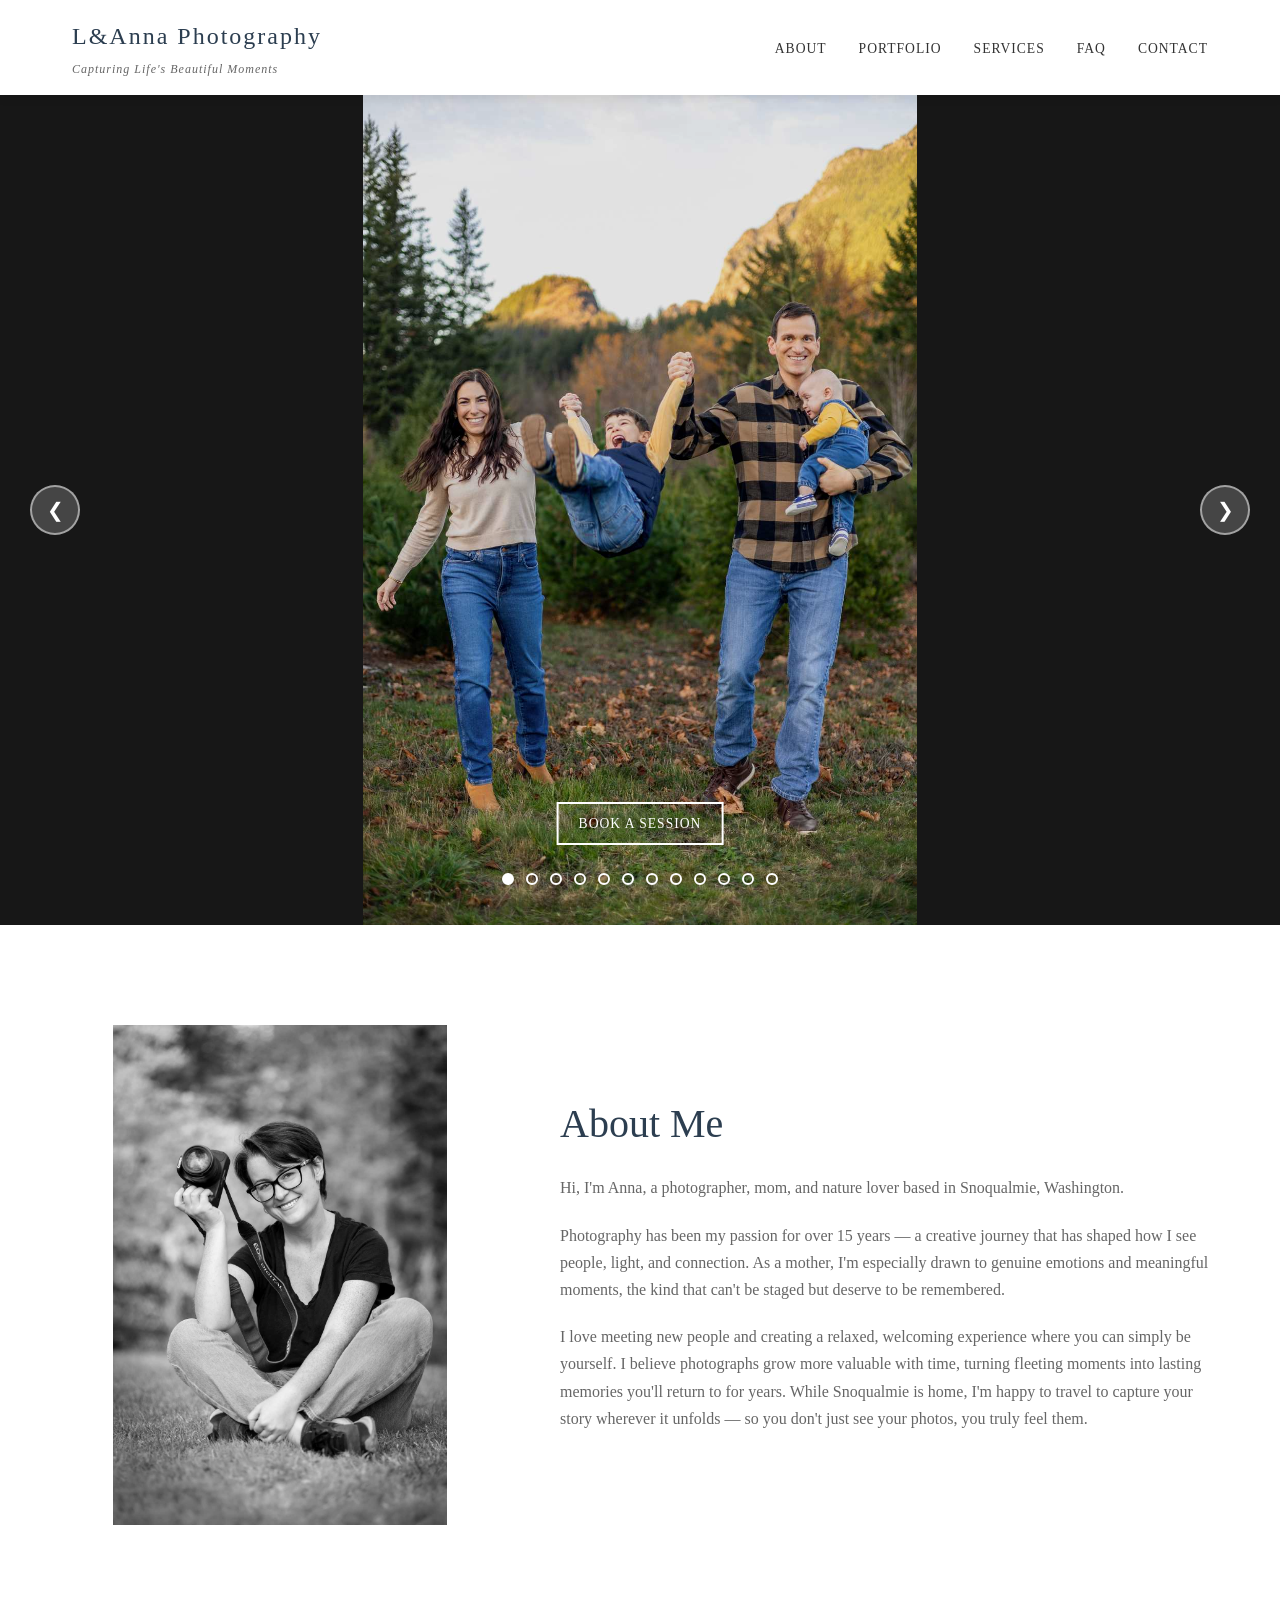
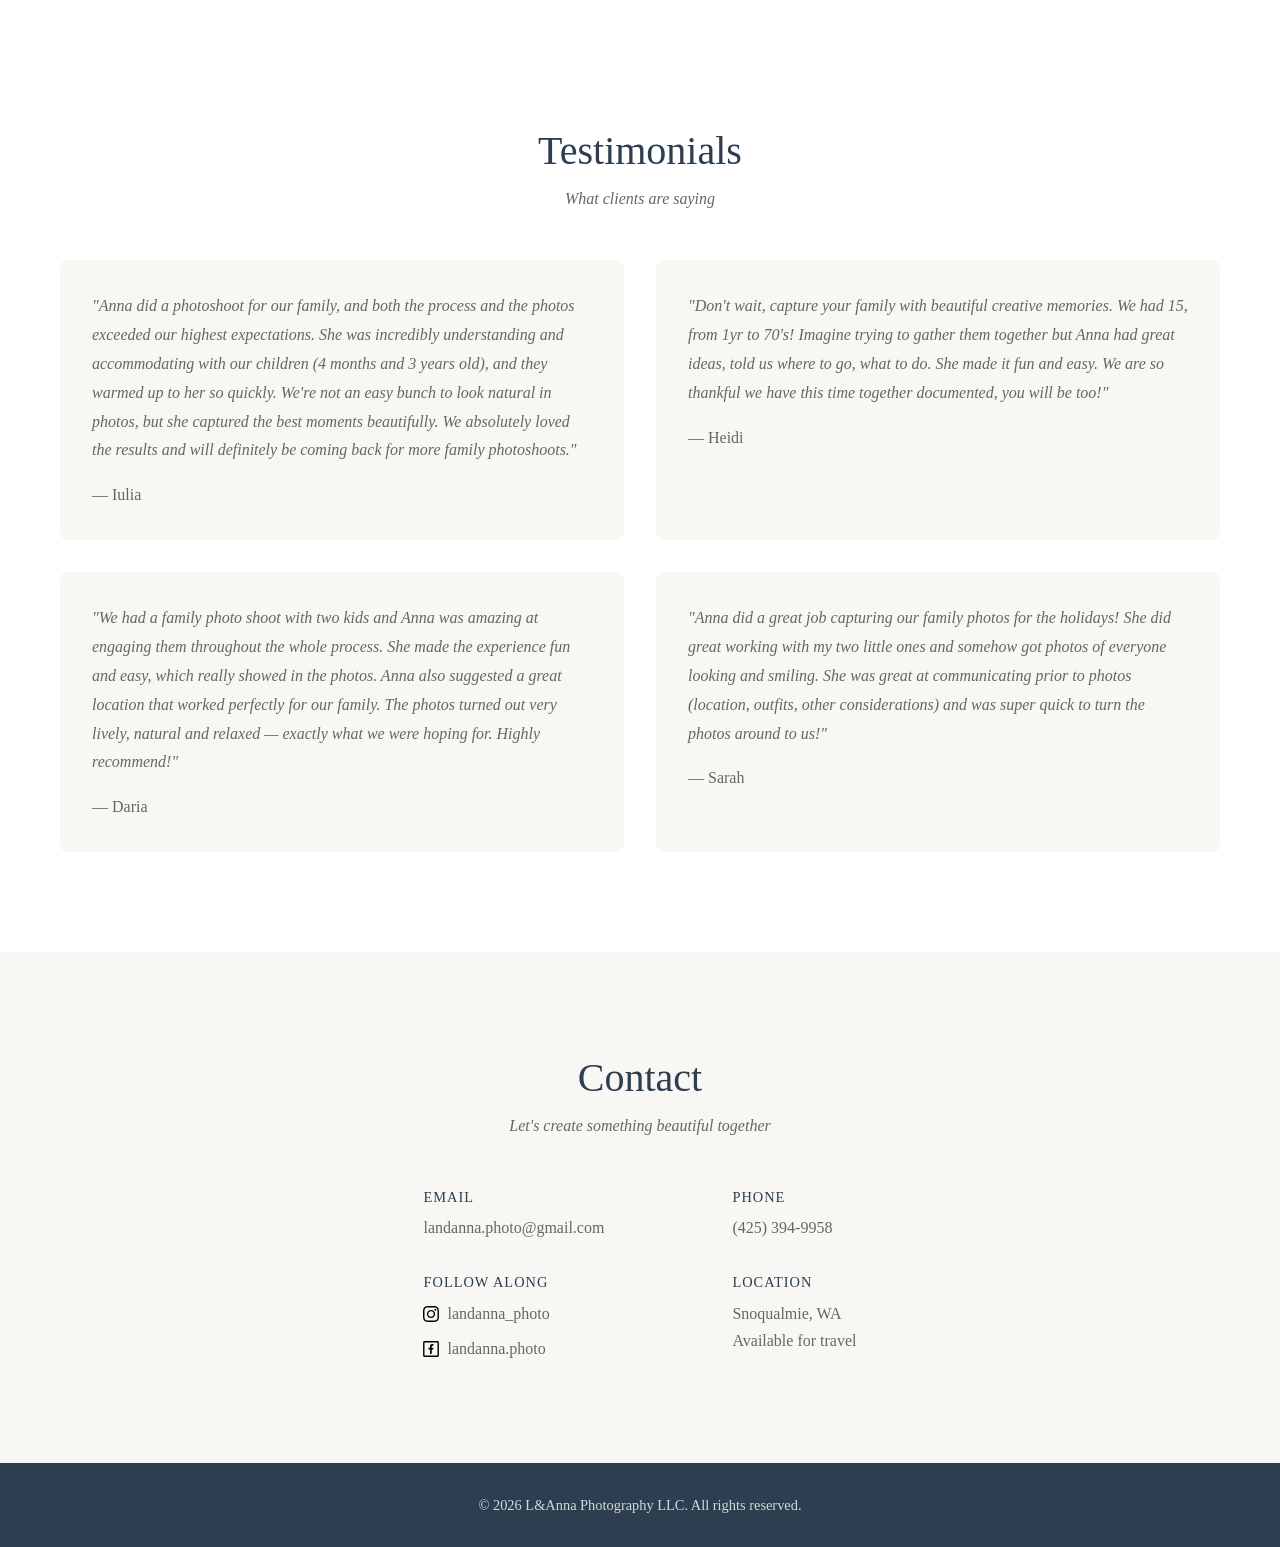
<file: index.html>
<!DOCTYPE html>
<html lang="en">

<head>
    <meta charset="UTF-8">
    <meta name="viewport" content="width=device-width, initial-scale=1.0">
    <title>L&Anna Photography</title>
    <link rel="stylesheet" href="styles.css">

    <meta name="description" content="L&Anna Photography specializes in capturing genuine moments and emotions through timeless portraits and event photography. Based in Snoqualmie, WA, we create a relaxed and enjoyable experience for families, couples, and individuals. Book your session today to preserve your most cherished memories with beautiful, high-quality images.">
    <meta property="og:title" content="L&Anna Photography">
    <meta property="og:description" content="Capture genuine moments and emotions through timeless portraits and event photography.">
    <meta property="og:image" content="https://www.landannaphoto.com/images/og-image.jpg">
    <meta property="og:url" content="https://www.landannaphoto.com/">
    <meta property="og:type" content="website">
</head>

<body>
    <header class="header">
        <nav class="nav">
            <div class="logo-container">
                <a href="/" class="logo">L&Anna Photography</a>
                <span class="logo-tagline">Capturing Life's Beautiful Moments</span>
            </div>
            <input type="checkbox" id="nav-toggle" class="nav-toggle">
            <label for="nav-toggle" class="nav-toggle-label">
                <span></span>
            </label>
            <ul class="nav-links">
                <li><a href="#about">About</a></li>
                <li class="has-dropdown">
                    <a href="portfolio.html">Portfolio</a>
                    <ul class="dropdown">
                        <li><a href="portfolio.html#natural-light">Natural Light</a></li>
                        <li><a href="portfolio.html#studio">Children Studio</a></li>
                        <li><a href="portfolio.html#event">Event</a></li>
                    </ul>
                </li>
                <li><a href="services.html">Services</a></li>
                <li><a href="faq.html">FAQ</a></li>
                <li><a href="#contact">Contact</a></li>
            </ul>
        </nav>
    </header>

    <main>
        <!-- Hero Carousel Section -->
        <section class="hero">
            <div class="hero-carousel">
                <div class="hero-slide active">
                    <img src="images/carousel/carousel-010.jpg" alt="Photography">
                </div>
                <div class="hero-slide">
                    <img src="images/carousel/carousel-013.jpg" alt="Photography">
                </div>
                <div class="hero-slide">
                    <img src="images/carousel/carousel-015.jpg" alt="Photography">
                </div>
                <div class="hero-slide">
                    <img src="images/carousel/carousel-017.jpg" alt="Photography">
                </div>
                <div class="hero-slide">
                    <img src="images/carousel/carousel-019.jpg" alt="Photography">
                </div>
                <div class="hero-slide">
                    <img src="images/carousel/carousel-022.jpg" alt="Photography">
                </div>
                <div class="hero-slide">
                    <img src="images/carousel/carousel-030.jpg" alt="Photography">
                </div>
                <div class="hero-slide">
                    <img src="images/carousel/carousel-040.jpg" alt="Photography">
                </div>
                <div class="hero-slide">
                    <img src="images/carousel/carousel-050.jpg" alt="Photography">
                </div>
                <div class="hero-slide">
                    <img src="images/carousel/carousel-062.jpg" alt="Photography">
                </div>
                <div class="hero-slide">
                    <img src="images/carousel/carousel-080.jpg" alt="Photography">
                </div>
                <div class="hero-slide">
                    <img src="images/carousel/carousel-090.jpg" alt="Photography">
                </div>
            </div>
            <div class="hero-overlay"></div>
            <div class="hero-content">
                <a href="services.html" class="btn">Book a Session</a>
            </div>
            <button class="hero-btn hero-btn-prev" aria-label="Previous slide">&#10094;</button>
            <button class="hero-btn hero-btn-next" aria-label="Next slide">&#10095;</button>
            <div class="hero-dots"></div>
        </section>

        <!-- About Section -->
        <section id="about" class="about">
            <div class="container">
                <div class="about-content">
                    <div class="about-image">
                        <img src="images/me.jpg"
                            alt="Anna - Photographer">
                    </div>
                    <div class="about-text">
                        <h2>About Me</h2>
                        <p>Hi, I'm Anna, a photographer, mom, and nature lover based in Snoqualmie, Washington.</p>
                        <p>Photography has been my passion for over 15 years — a creative journey that has shaped how I see people,
                        light, and connection. As a mother, I'm especially drawn to genuine emotions and meaningful moments,
                        the kind that can't be staged but deserve to be remembered.</p>
                        <p>I love meeting new people and creating a relaxed, welcoming experience where you can simply be yourself.
                        I believe photographs grow more valuable with time, turning fleeting moments into lasting memories you'll
                        return to for years. While Snoqualmie is home, I'm happy to travel to capture your story wherever it
                        unfolds — so you don't just see your photos, you truly feel them.</p>
                    </div>
                </div>
            </div>
        </section>

        <!-- Testimonials Section -->
        <section class="testimonials">
            <div class="container">
                <h2>Testimonials</h2>
                <p class="section-subtitle">What clients are saying</p>
                <div class="testimonials-grid">
                    <div class="testimonial-item">
                        <p class="testimonial-text">"Anna did a photoshoot for our family, and both the process and the photos exceeded our highest expectations. She was incredibly understanding and accommodating with our children (4 months and 3 years old), and they warmed up to her so quickly. We're not an easy bunch to look natural in photos, but she captured the best moments beautifully. We absolutely loved the results and will definitely be coming back for more family photoshoots."</p>
                        <p class="testimonial-author">— Iulia</p>
                    </div>
                    <div class="testimonial-item">
                        <p class="testimonial-text">"Don't wait, capture your family with beautiful creative memories. We had 15, from 1yr to 70's! Imagine trying to gather them together but Anna had great ideas, told us where to go, what to do. She made it fun and easy. We are so thankful we have this time together documented, you will be too!"</p>
                        <p class="testimonial-author">— Heidi</p>
                    </div>
                    <div class="testimonial-item">
                        <p class="testimonial-text">"We had a family photo shoot with two kids and Anna was amazing at engaging them throughout the whole process. She made the experience fun and easy, which really showed in the photos. Anna also suggested a great location that worked perfectly for our family. The photos turned out very lively, natural and relaxed — exactly what we were hoping for. Highly recommend!"</p>
                        <p class="testimonial-author">— Daria</p>
                    </div>
                    <div class="testimonial-item">
                        <p class="testimonial-text">"Anna did a great job capturing our family photos for the holidays! She did great working with my two little ones and somehow got photos of everyone looking and smiling. She was great at communicating prior to photos (location, outfits, other considerations) and was super quick to turn the photos around to us!"</p>
                        <p class="testimonial-author">— Sarah</p>
                    </div>
                </div>
            </div>
        </section>

        <!-- Contact Section -->
        <section id="contact" class="contact">
            <div class="container">
                <h2>Contact</h2>
                <p class="section-subtitle">Let's create something beautiful together</p>

                <div class="contact-content">
                    <div class="contact-info">
                        <div class="contact-item">
                            <h4>Email</h4>
                            <p><a href="mailto:L%26Anna%20Photography%20%3Clandanna.photo@gmail.com%3E">landanna.photo@gmail.com</a></p>
                        </div>
                        <div class="contact-item">
                            <h4>Phone</h4>
                            <p>(425) 394-9958</p>
                        </div>
                        <div class="contact-item">
                            <h4>Follow Along</h4>
                            <div class="social-links">
                                <a href="https://www.instagram.com/landanna_photo" aria-label="Instagram"><img src="images/instagram-icon.svg" width="16" height="16" alt="Instagram">landanna_photo</a>
                                <a href="https://www.facebook.com/landanna.photo" aria-label="Facebook"><img src="images/facebook-icon.svg" width="16" height="16" alt="Facebook">landanna.photo</a>
                            </div>
                        </div>
                        <div class="contact-item">
                            <h4>Location</h4>
                            <p>Snoqualmie, WA</p>
                            <p>Available for travel</p>
                        </div>
                    </div>

                </div>
            </div>
        </section>
    </main>

    <footer class="footer">
        <div class="container">
            <p>&copy; 2026 L&Anna Photography LLC. All rights reserved.</p>
        </div>
    </footer>

    <script>
        // Close mobile nav when clicking a link or clicking outside
        const navToggle = document.getElementById('nav-toggle');
        document.querySelectorAll('.nav-links a').forEach(link => {
            link.addEventListener('click', () => {
                navToggle.checked = false;
            });
        });
        document.addEventListener('click', e => {
            if (navToggle.checked && !e.target.closest('.nav')) {
                navToggle.checked = false;
            }
        });

        // Hero Carousel functionality
        document.addEventListener('DOMContentLoaded', function () {
            const heroCarousel = document.querySelector('.hero-carousel');
            const slides = document.querySelectorAll('.hero-slide');
            const prevBtn = document.querySelector('.hero-btn-prev');
            const nextBtn = document.querySelector('.hero-btn-next');
            const dotsContainer = document.querySelector('.hero-dots');

            let currentIndex = 0;
            const totalSlides = slides.length;
            let autoPlayInterval;

            // Create dots
            slides.forEach((_, index) => {
                const dot = document.createElement('button');
                dot.classList.add('hero-dot');
                if (index === 0) dot.classList.add('active');
                dot.setAttribute('aria-label', `Go to slide ${index + 1}`);
                dot.addEventListener('click', () => goToSlide(index));
                dotsContainer.appendChild(dot);
            });

            const dots = document.querySelectorAll('.hero-dot');

            function updateCarousel() {
                slides.forEach((slide, index) => {
                    slide.classList.remove('active');
                    dots[index].classList.remove('active');
                });
                slides[currentIndex].classList.add('active');
                dots[currentIndex].classList.add('active');
            }

            function goToSlide(index) {
                currentIndex = index;
                updateCarousel();
                resetAutoPlay();
            }

            function nextSlide() {
                currentIndex = (currentIndex + 1) % totalSlides;
                updateCarousel();
            }

            function prevSlide() {
                currentIndex = (currentIndex - 1 + totalSlides) % totalSlides;
                updateCarousel();
            }

            function startAutoPlay() {
                clearInterval(autoPlayInterval);
                autoPlayInterval = setInterval(nextSlide, 4000);
            }

            function resetAutoPlay() {
                clearInterval(autoPlayInterval);
                startAutoPlay();
            }

            prevBtn.addEventListener('click', () => {
                prevSlide();
                resetAutoPlay();
            });

            nextBtn.addEventListener('click', () => {
                nextSlide();
                resetAutoPlay();
            });

            // Keyboard navigation
            document.addEventListener('keydown', (e) => {
                if (e.key === 'ArrowLeft') {
                    prevSlide();
                    resetAutoPlay();
                } else if (e.key === 'ArrowRight') {
                    nextSlide();
                    resetAutoPlay();
                }
            });

            // Touch/swipe support
            let touchStartX = 0;
            let touchEndX = 0;

            heroCarousel.addEventListener('touchstart', (e) => {
                touchStartX = e.changedTouches[0].screenX;
            });

            heroCarousel.addEventListener('touchend', (e) => {
                touchEndX = e.changedTouches[0].screenX;
                handleSwipe();
            });

            function handleSwipe() {
                const swipeThreshold = 50;
                const diff = touchStartX - touchEndX;
                if (Math.abs(diff) > swipeThreshold) {
                    if (diff > 0) {
                        nextSlide();
                    } else {
                        prevSlide();
                    }
                    resetAutoPlay();
                }
            }

            // Pause autoplay on hover
            const hero = document.querySelector('.hero');
            hero.addEventListener('mouseenter', () => clearInterval(autoPlayInterval));
            hero.addEventListener('mouseleave', () => startAutoPlay());

            // Start autoplay
            startAutoPlay();
        });
    </script>
</body>

</html>
</file>
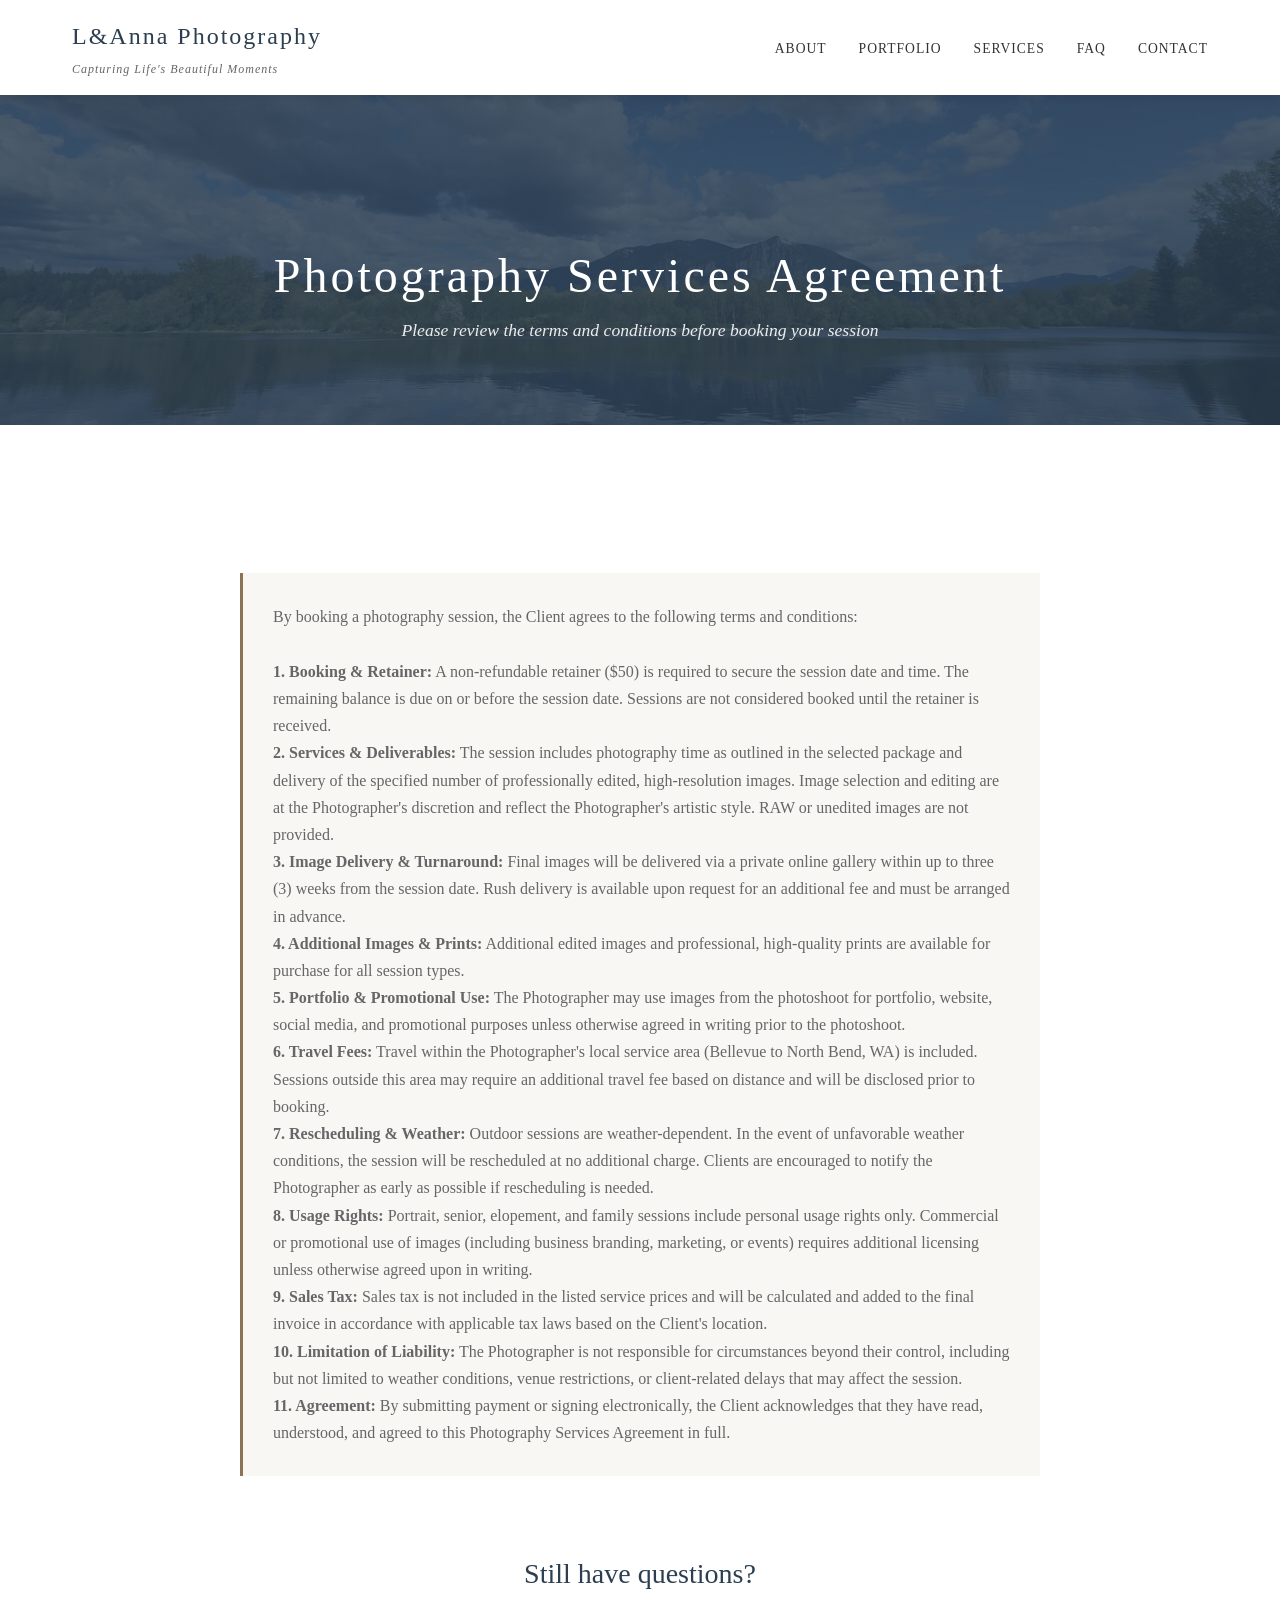
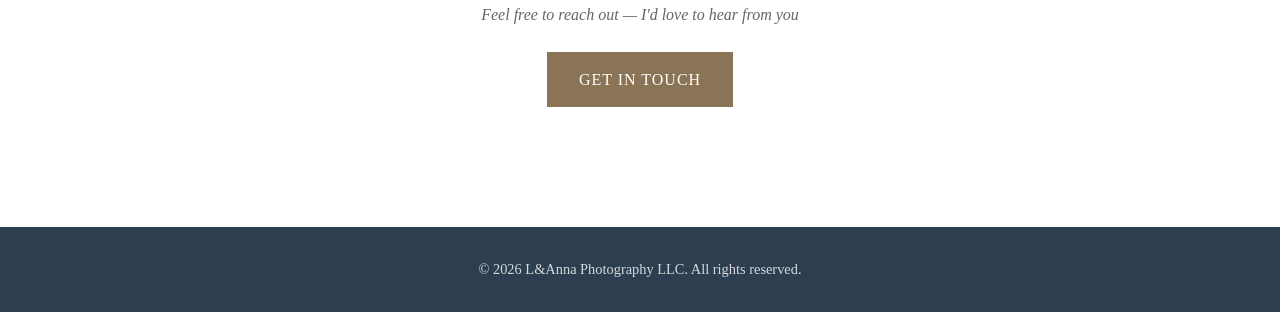
<file: contract.html>
<!DOCTYPE html>
<html lang="en">

<head>
    <meta charset="UTF-8">
    <meta name="viewport" content="width=device-width, initial-scale=1.0">
    <title>Contract | L&Anna Photography</title>
    <link rel="stylesheet" href="styles.css">

    <meta name="description" content="L&Anna Photography Contract - Terms and Conditions for Photography Services.">
    <meta property="og:title" content="Contract | L&Anna Photography">
    <meta property="og:description" content="L&Anna Photography Contract">
    <meta property="og:image" content="https://www.landannaphoto.com/images/og-image.jpg">
    <meta property="og:url" content="https://www.landannaphoto.com/contract.html">
    <meta property="og:type" content="website">
</head>

<body>
    <header class="header">
        <nav class="nav">
            <div class="logo-container">
                <a href="/" class="logo">L&Anna Photography</a>
                <span class="logo-tagline">Capturing Life's Beautiful Moments</span>
            </div>
            <input type="checkbox" id="nav-toggle" class="nav-toggle">
            <label for="nav-toggle" class="nav-toggle-label">
                <span></span>
            </label>
            <ul class="nav-links">
                <li><a href="/#about">About</a></li>
                <li class="has-dropdown">
                    <a href="portfolio.html">Portfolio</a>
                    <ul class="dropdown">
                        <li><a href="portfolio.html#natural-light">Natural Light</a></li>
                        <li><a href="portfolio.html#studio">Children Studio</a></li>
                        <li><a href="portfolio.html#event">Event</a></li>
                    </ul>
                </li>
                <li><a href="services.html">Services</a></li>
                <li><a href="faq.html">FAQ</a></li>
                <li><a href="/#contact">Contact</a></li>
            </ul>
        </nav>
    </header>

    <main>
        <!-- Page Header -->
        <section class="page-header">
            <h1>Photography Services Agreement</h1>
            <p>Please review the terms and conditions before booking your session</p>
        </section>

        <!-- Contract Section -->
        <section class="faq faq-page">
            <div class="container">
                <div class="faq-grid">
                    <div class="faq-item">
                        <p>By booking a photography session, the Client agrees to the following terms and conditions:</p><br>
                        <p><strong>1. Booking & Retainer:</strong> A non-refundable retainer ($50) is required to secure the session date and time. The remaining balance is due on or before the session date. Sessions are not considered booked until the retainer is received.</p>
                        <p><strong>2. Services & Deliverables:</strong> The session includes photography time as outlined in the selected package and delivery of the specified number of professionally edited, high-resolution images. Image selection and editing are at the Photographer's discretion and reflect the Photographer's artistic style. RAW or unedited images are not provided.</p>
                        <p><strong>3. Image Delivery & Turnaround:</strong> Final images will be delivered via a private online gallery within up to three (3) weeks from the session date. Rush delivery is available upon request for an additional fee and must be arranged in advance.</p>
                        <p><strong>4. Additional Images & Prints:</strong> Additional edited images and professional, high-quality prints are available for purchase for all session types.</p>
                        <p><strong>5. Portfolio & Promotional Use:</strong> The Photographer may use images from the photoshoot for portfolio, website, social media, and promotional purposes unless otherwise agreed in writing prior to the photoshoot.</p>
                        <p><strong>6. Travel Fees:</strong> Travel within the Photographer's local service area (Bellevue to North Bend, WA) is included. Sessions outside this area may require an additional travel fee based on distance and will be disclosed prior to booking.</p>
                        <p><strong>7. Rescheduling & Weather:</strong> Outdoor sessions are weather-dependent. In the event of unfavorable weather conditions, the session will be rescheduled at no additional charge. Clients are encouraged to notify the Photographer as early as possible if rescheduling is needed.</p>
                        <p><strong>8. Usage Rights:</strong> Portrait, senior, elopement, and family sessions include personal usage rights only. Commercial or promotional use of images (including business branding, marketing, or events) requires additional licensing unless otherwise agreed upon in writing.</p>
                        <p><strong>9. Sales Tax:</strong> Sales tax is not included in the listed service prices and will be calculated and added to the final invoice in accordance with applicable tax laws based on the Client's location.</p>
                        <p><strong>10. Limitation of Liability:</strong> The Photographer is not responsible for circumstances beyond their control, including but not limited to weather conditions, venue restrictions, or client-related delays that may affect the session.</p>
                        <p><strong>11. Agreement:</strong> By submitting payment or signing electronically, the Client acknowledges that they have read, understood, and agreed to this Photography Services Agreement in full.</p>
                    </div>
                </div>

                <div class="cta-section">
                    <h3>Still have questions?</h3>
                    <p>Feel free to reach out — I'd love to hear from you</p>
                    <a href="/#contact" class="btn">Get In Touch</a>
                </div>
            </div>
        </section>
    </main>

    <script>
        const navToggle = document.getElementById('nav-toggle');
        document.querySelectorAll('.nav-links a').forEach(link => {
            link.addEventListener('click', () => { navToggle.checked = false; });
        });
        document.addEventListener('click', e => {
            if (navToggle.checked && !e.target.closest('.nav')) navToggle.checked = false;
        });
    </script>

    <footer class="footer">
        <div class="container">
            <p>&copy; 2026 L&Anna Photography LLC. All rights reserved.</p>
        </div>
    </footer>
</body>

</html>
</file>
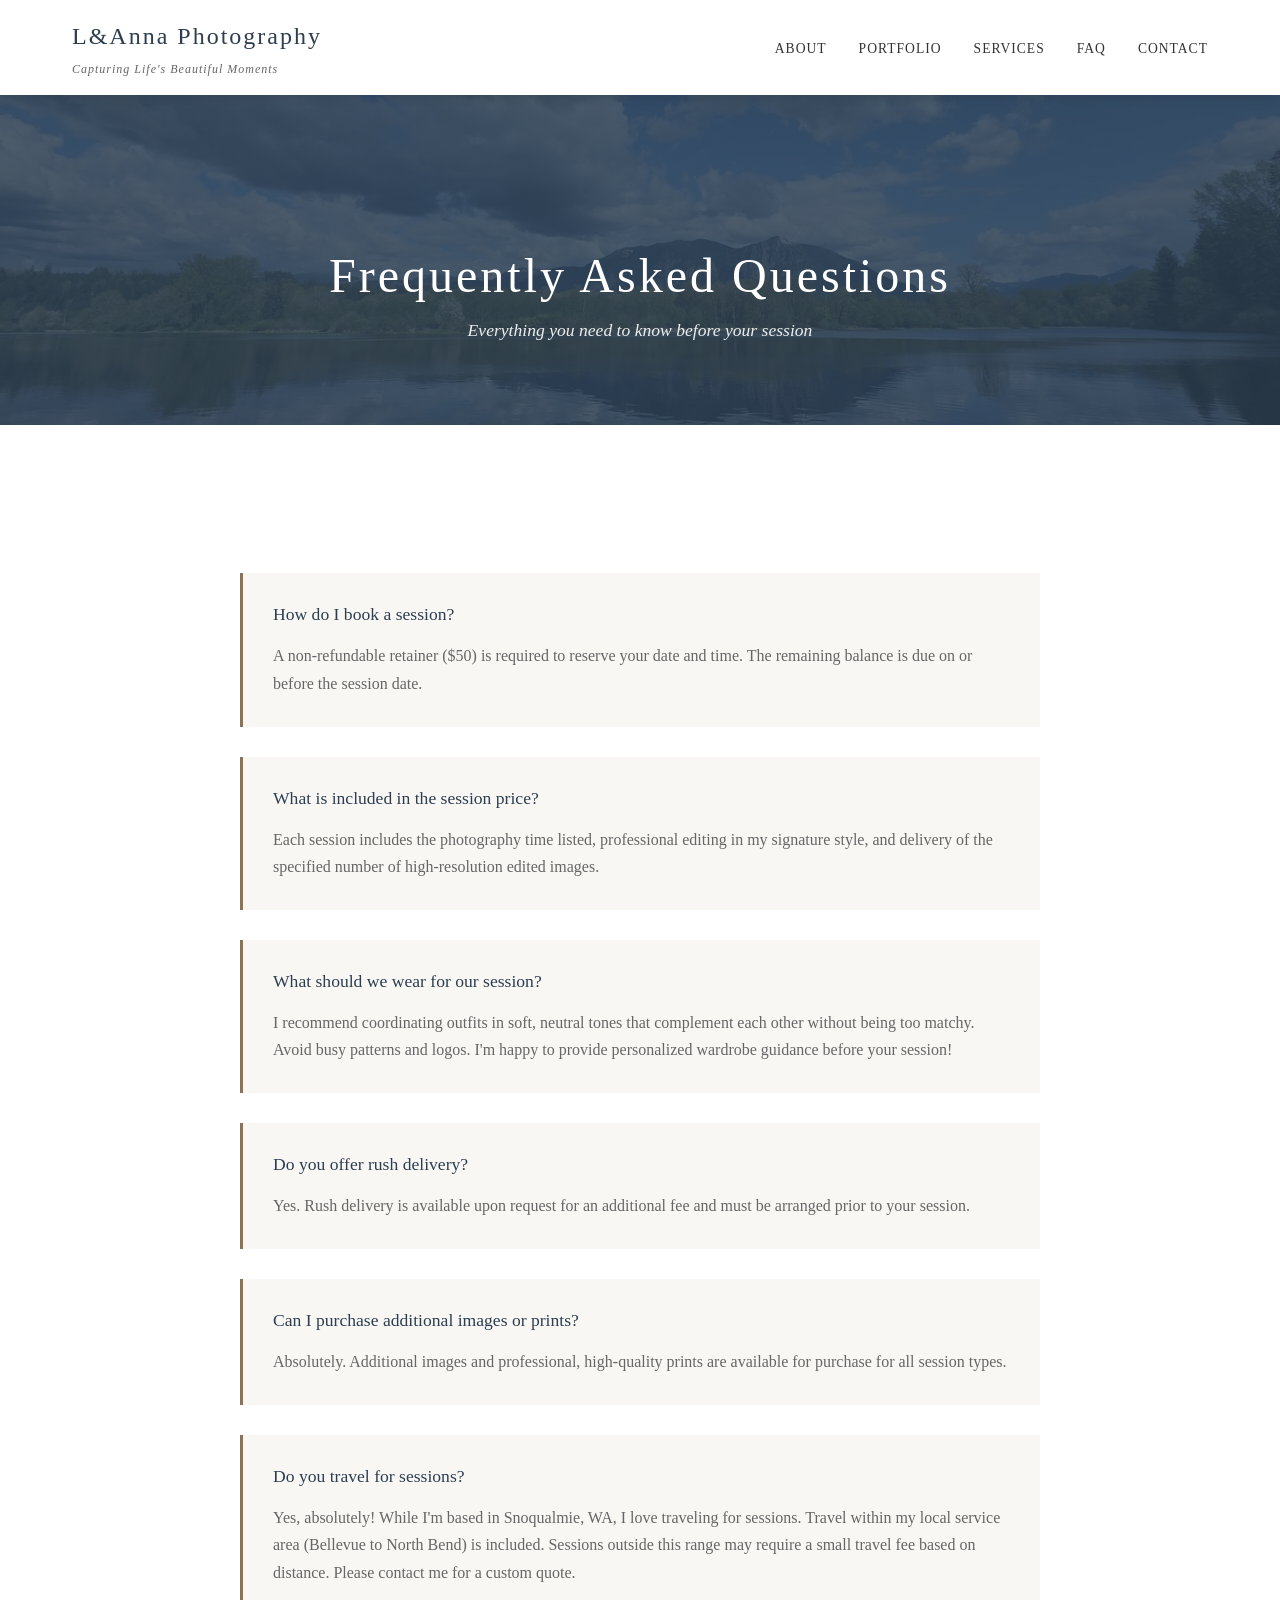
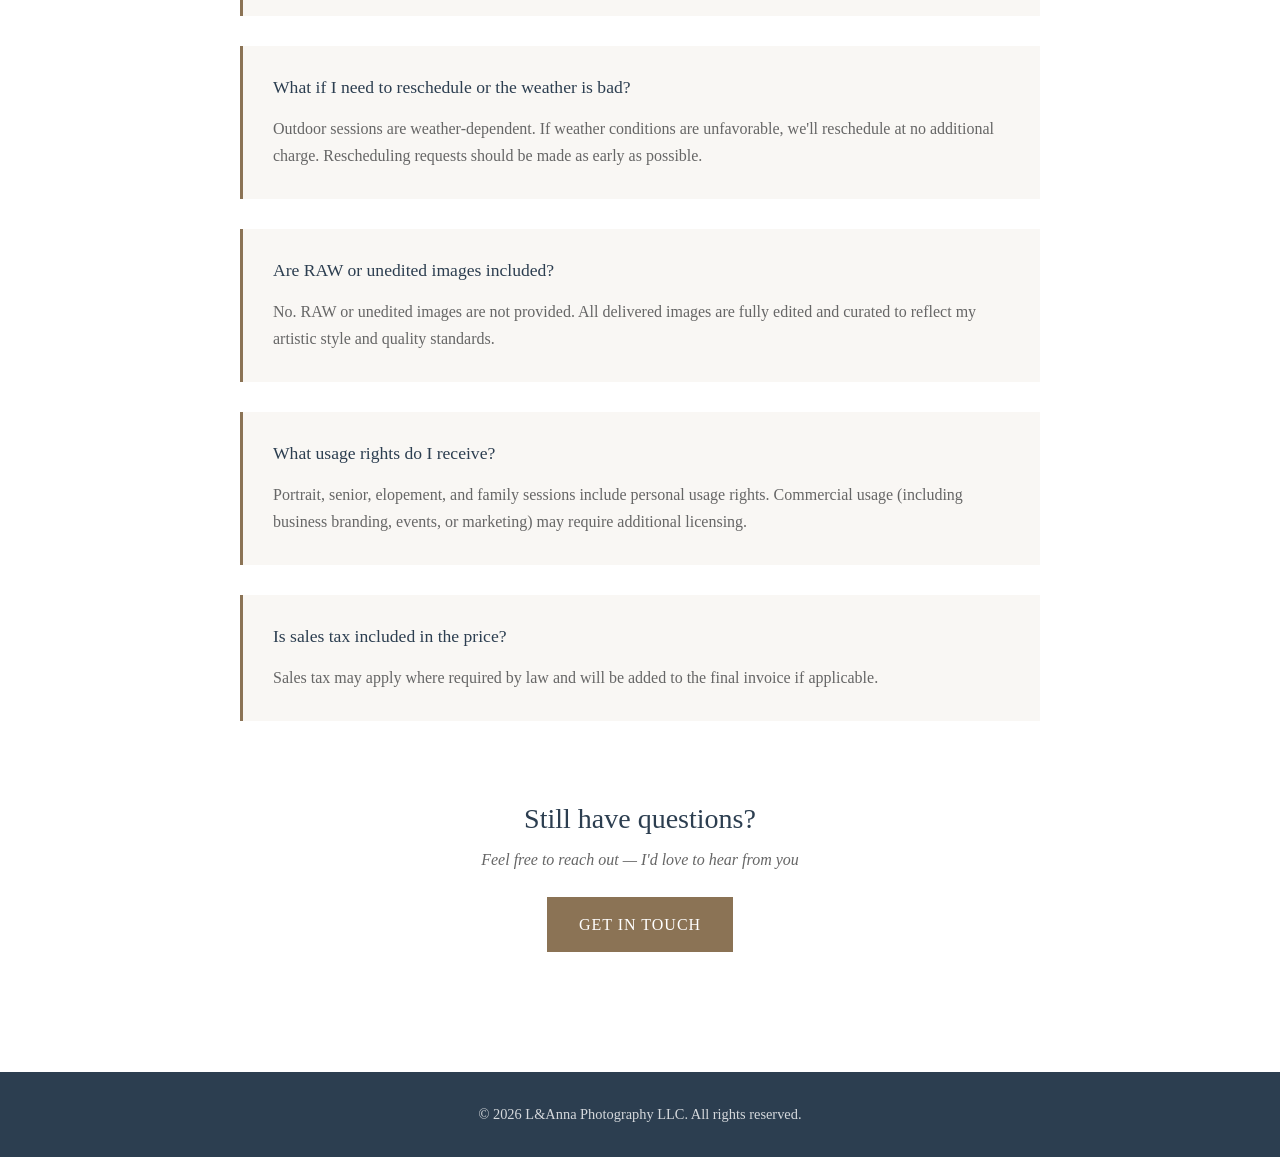
<file: faq.html>
<!DOCTYPE html>
<html lang="en">

<head>
    <meta charset="UTF-8">
    <meta name="viewport" content="width=device-width, initial-scale=1.0">
    <title>FAQ | L&Anna Photography</title>
    <link rel="stylesheet" href="styles.css">

    <meta name="description" content="L&Anna Photography FAQ - Frequently Asked Questions about Photography Services.">
    <meta property="og:title" content="FAQ | L&Anna Photography">
    <meta property="og:description" content="L&Anna Photography FAQ">
    <meta property="og:image" content="https://www.landannaphoto.com/images/og-image.jpg">
    <meta property="og:url" content="https://www.landannaphoto.com/faq.html">
    <meta property="og:type" content="website">
</head>

<body>
    <header class="header">
        <nav class="nav">
            <div class="logo-container">
                <a href="/" class="logo">L&Anna Photography</a>
                <span class="logo-tagline">Capturing Life's Beautiful Moments</span>
            </div>
            <input type="checkbox" id="nav-toggle" class="nav-toggle">
            <label for="nav-toggle" class="nav-toggle-label">
                <span></span>
            </label>
            <ul class="nav-links">
                <li><a href="/#about">About</a></li>
                <li class="has-dropdown">
                    <a href="portfolio.html">Portfolio</a>
                    <ul class="dropdown">
                        <li><a href="portfolio.html#natural-light">Natural Light</a></li>
                        <li><a href="portfolio.html#studio">Children Studio</a></li>
                        <li><a href="portfolio.html#event">Event</a></li>
                    </ul>
                </li>
                <li><a href="services.html">Services</a></li>
                <li><a href="faq.html">FAQ</a></li>
                <li><a href="/#contact">Contact</a></li>
            </ul>
        </nav>
    </header>

    <main>
        <!-- Page Header -->
        <section class="page-header">
            <h1>Frequently Asked Questions</h1>
            <p>Everything you need to know before your session</p>
        </section>

        <!-- FAQ Section -->
        <section class="faq faq-page">
            <div class="container">
                <div class="faq-grid">
                    <div class="faq-item">
                        <h4>How do I book a session?</h4>
                        <p>A non-refundable retainer ($50) is required to reserve your date and time. The remaining balance is due on or before the session date.</p>
                    </div>
                    <div class="faq-item">
                        <h4>What is included in the session price?</h4>
                        <p>Each session includes the photography time listed, professional editing in my signature style, and delivery of the specified number of high-resolution edited images.</p>
                    </div>
                    <div class="faq-item">
                        <h4>What should we wear for our session?</h4>
                        <p>I recommend coordinating outfits in soft, neutral tones that complement each other without being too matchy. Avoid busy patterns and logos. I'm happy to provide personalized wardrobe guidance before your session!</p>
                    </div>
                    <div class="faq-item">
                        <h4>Do you offer rush delivery?</h4>
                        <p>Yes. Rush delivery is available upon request for an additional fee and must be arranged prior to your session.</p>
                    </div>
                    <div class="faq-item">
                        <h4>Can I purchase additional images or prints?</h4>
                        <p>Absolutely. Additional images and professional, high-quality prints are available for purchase for all session types.</p>
                    </div>
                    <div class="faq-item">
                        <h4>Do you travel for sessions?</h4>
                        <p>Yes, absolutely! While I'm based in Snoqualmie, WA, I love traveling for sessions. Travel within my local service area (Bellevue to North Bend) is included. Sessions outside this range may require a small travel fee based on distance. Please contact me for a custom quote.</p>
                    </div>
                    <div class="faq-item">
                        <h4>What if I need to reschedule or the weather is bad?</h4>
                        <p>Outdoor sessions are weather-dependent. If weather conditions are unfavorable, we'll reschedule at no additional charge. Rescheduling requests should be made as early as possible.</p>
                    </div>
                    <div class="faq-item">
                        <h4>Are RAW or unedited images included?</h4>
                        <p>No. RAW or unedited images are not provided. All delivered images are fully edited and curated to reflect my artistic style and quality standards.</p>
                    </div>
                    <div class="faq-item">
                        <h4>What usage rights do I receive?</h4>
                        <p>Portrait, senior, elopement, and family sessions include personal usage rights. Commercial usage (including business branding, events, or marketing) may require additional licensing.</p>
                    </div>
                    <div class="faq-item">
                        <h4>Is sales tax included in the price?</h4>
                        <p>Sales tax may apply where required by law and will be added to the final invoice if applicable.</p>
                    </div>
                </div>

                <div class="cta-section">
                    <h3>Still have questions?</h3>
                    <p>Feel free to reach out — I'd love to hear from you</p>
                    <a href="/#contact" class="btn">Get In Touch</a>
                </div>
            </div>
        </section>
    </main>

    <script>
        const navToggle = document.getElementById('nav-toggle');
        document.querySelectorAll('.nav-links a').forEach(link => {
            link.addEventListener('click', () => { navToggle.checked = false; });
        });
        document.addEventListener('click', e => {
            if (navToggle.checked && !e.target.closest('.nav')) navToggle.checked = false;
        });
    </script>

    <footer class="footer">
        <div class="container">
            <p>&copy; 2026 L&Anna Photography LLC. All rights reserved.</p>
        </div>
    </footer>
</body>

</html>
</file>
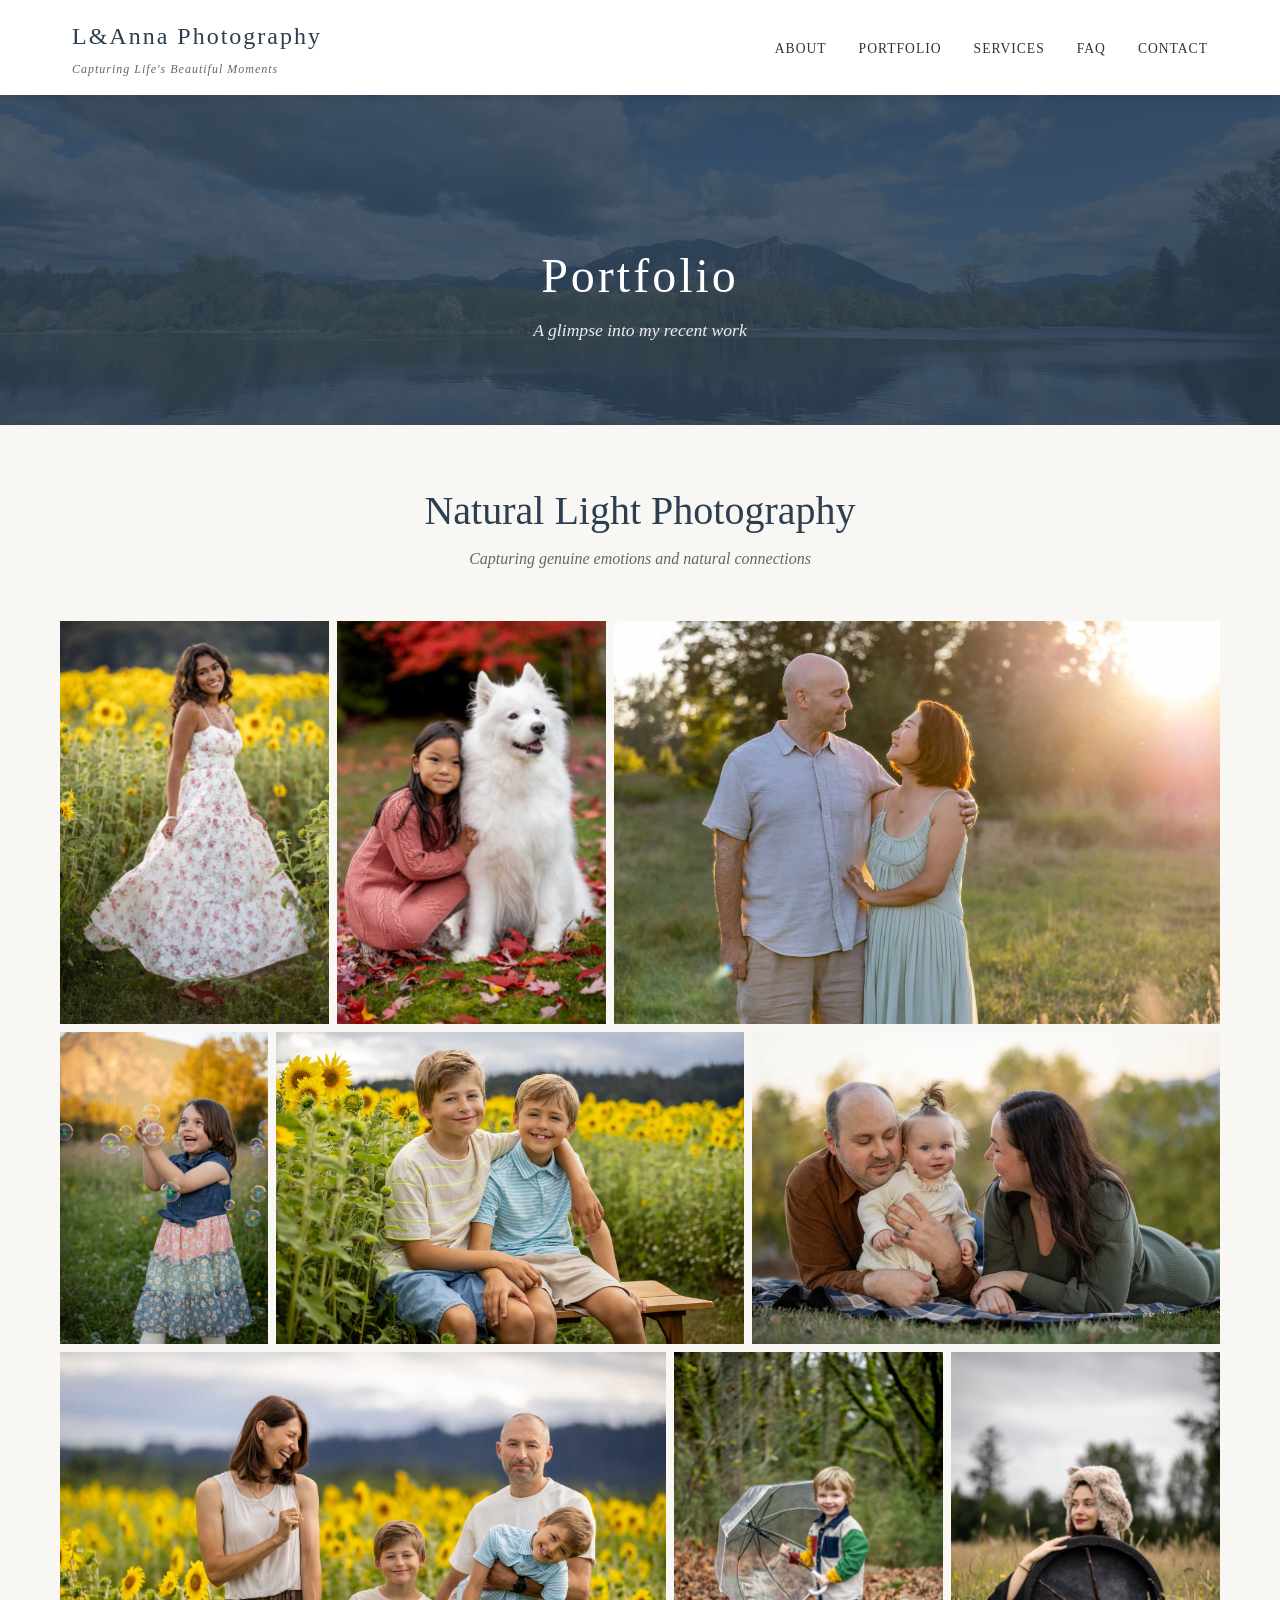
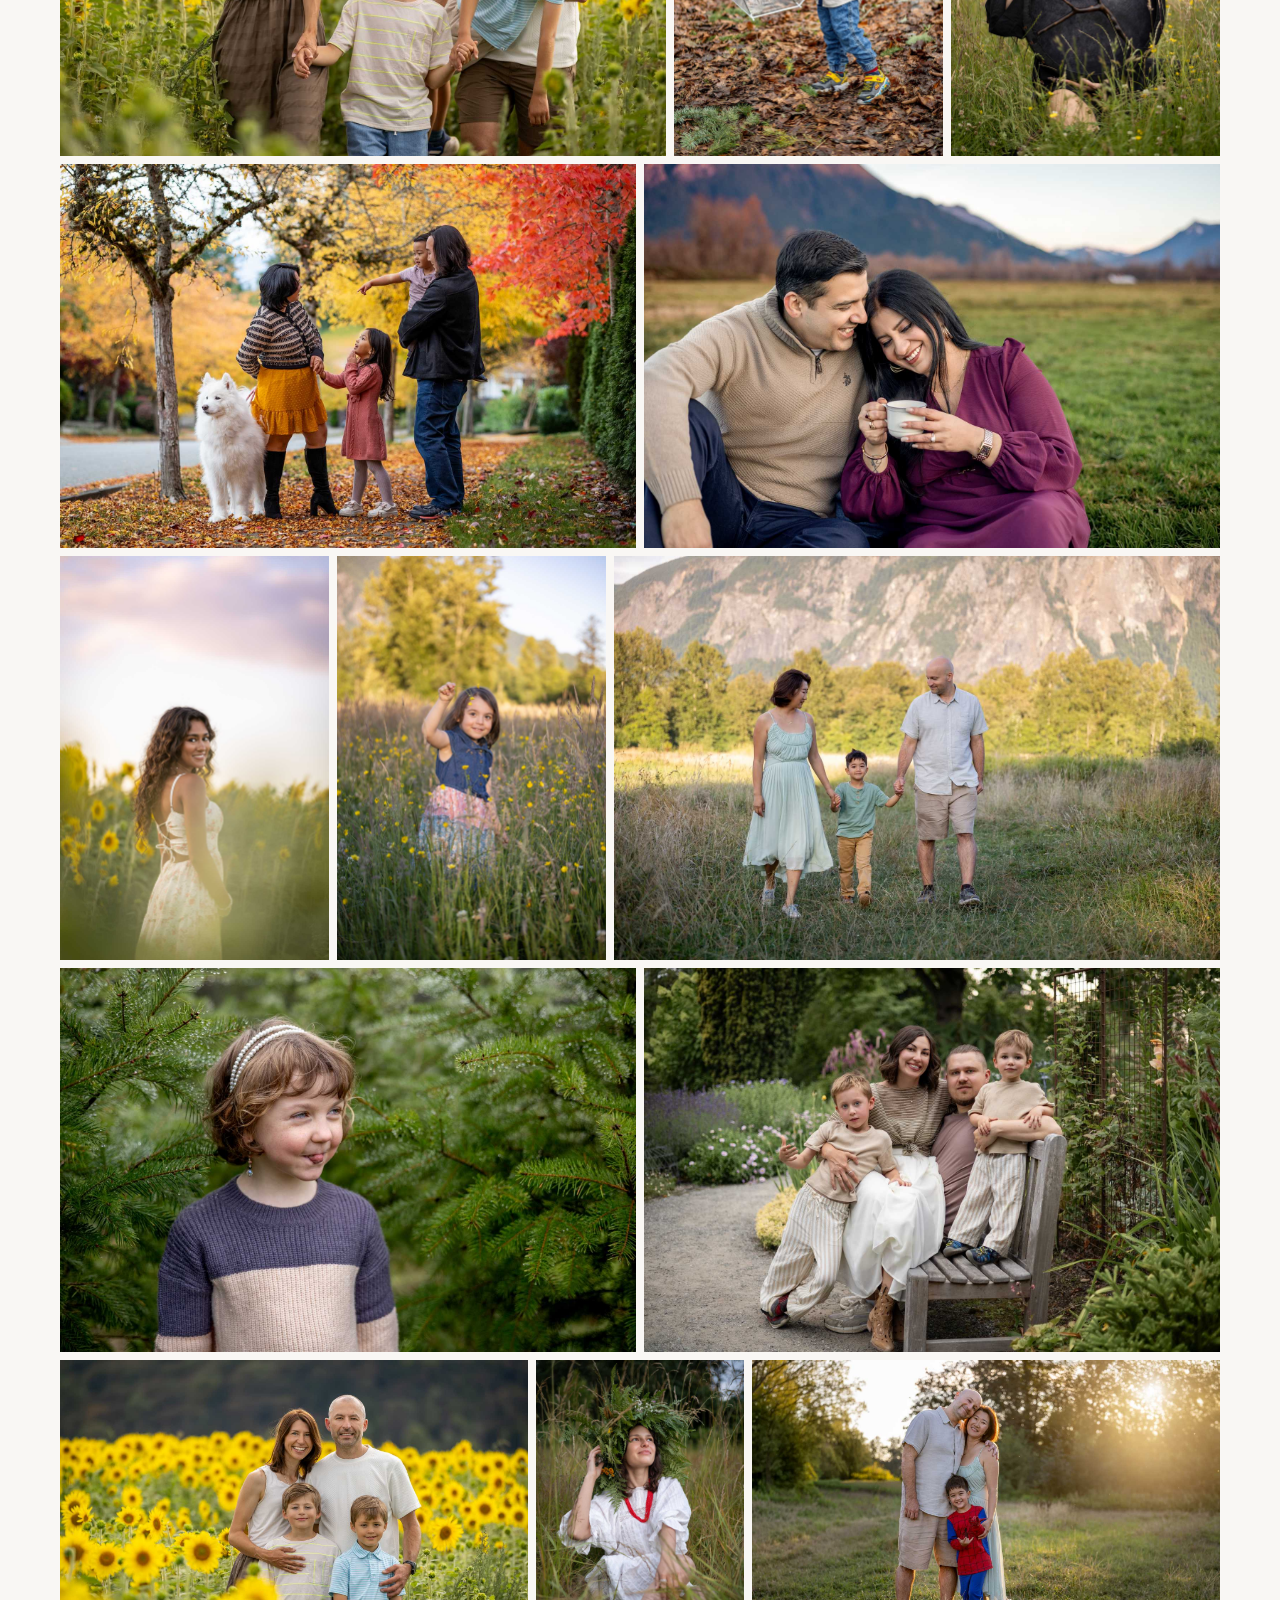
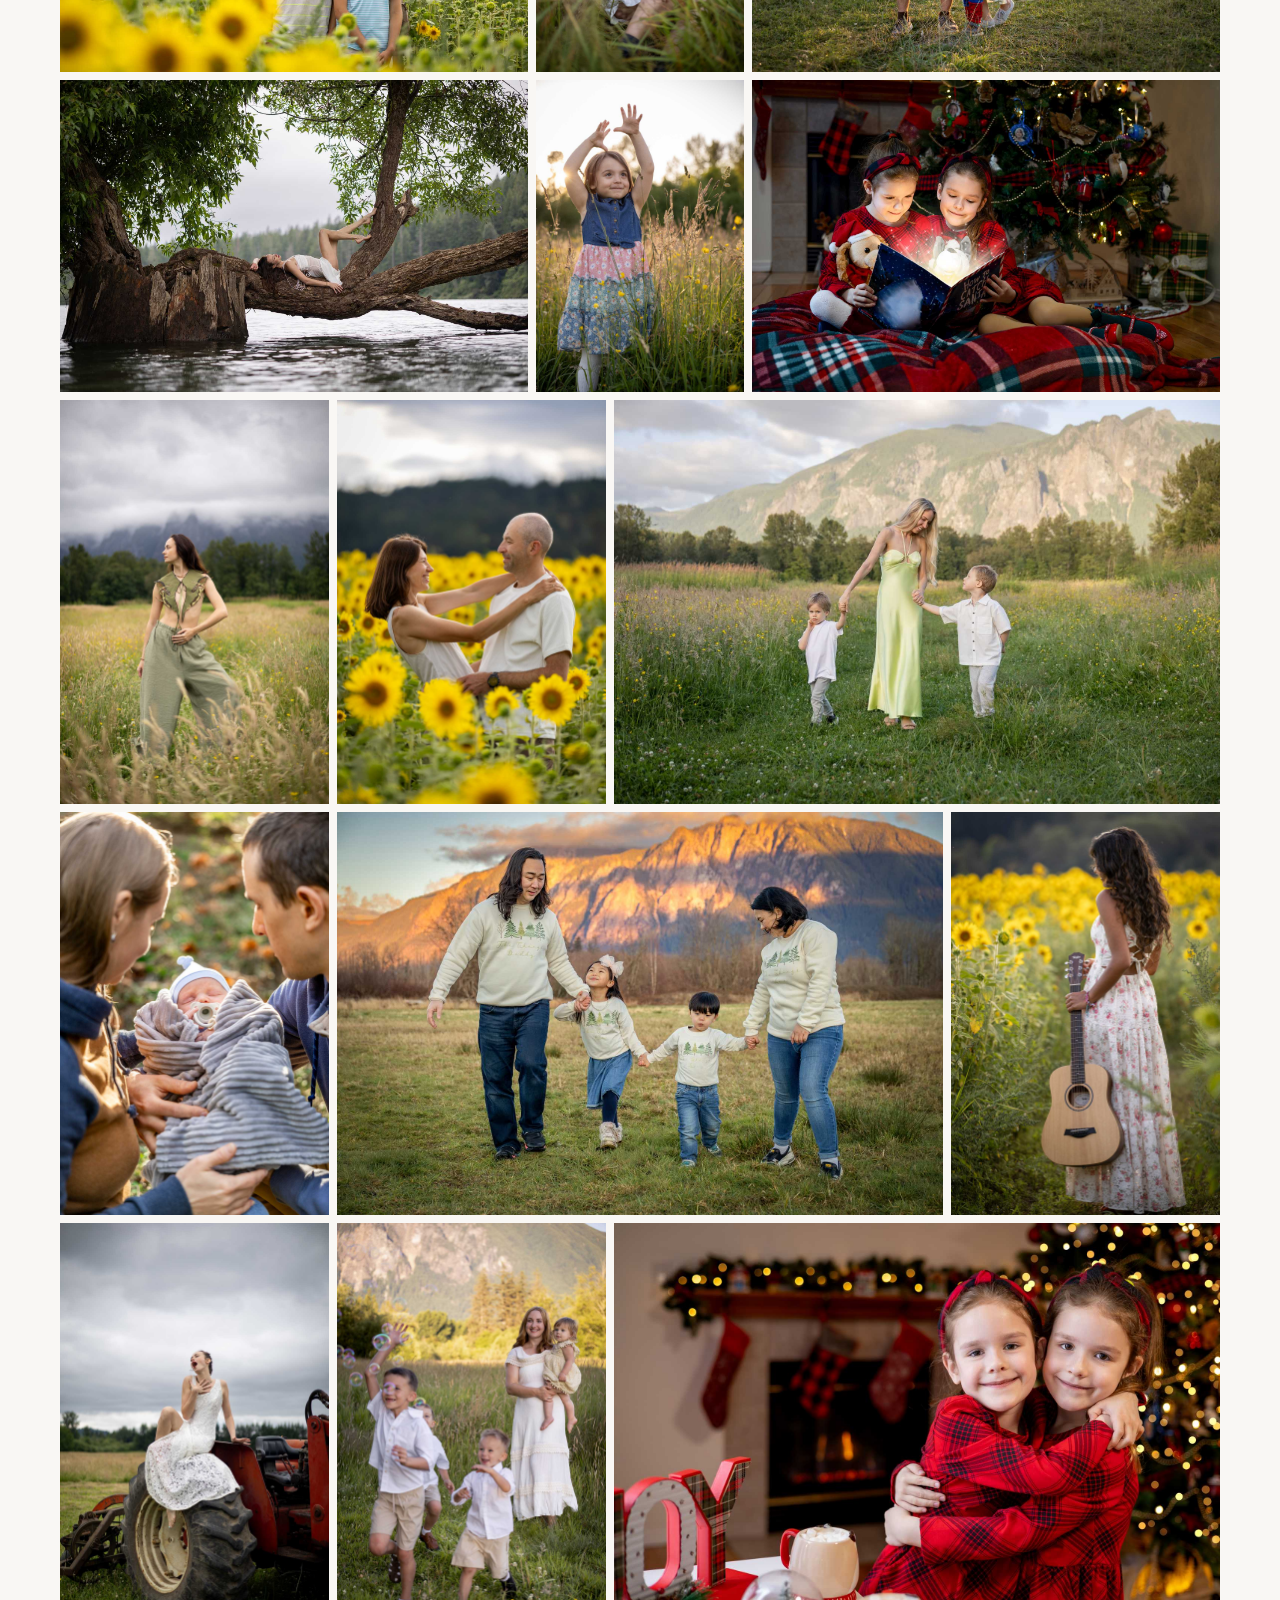
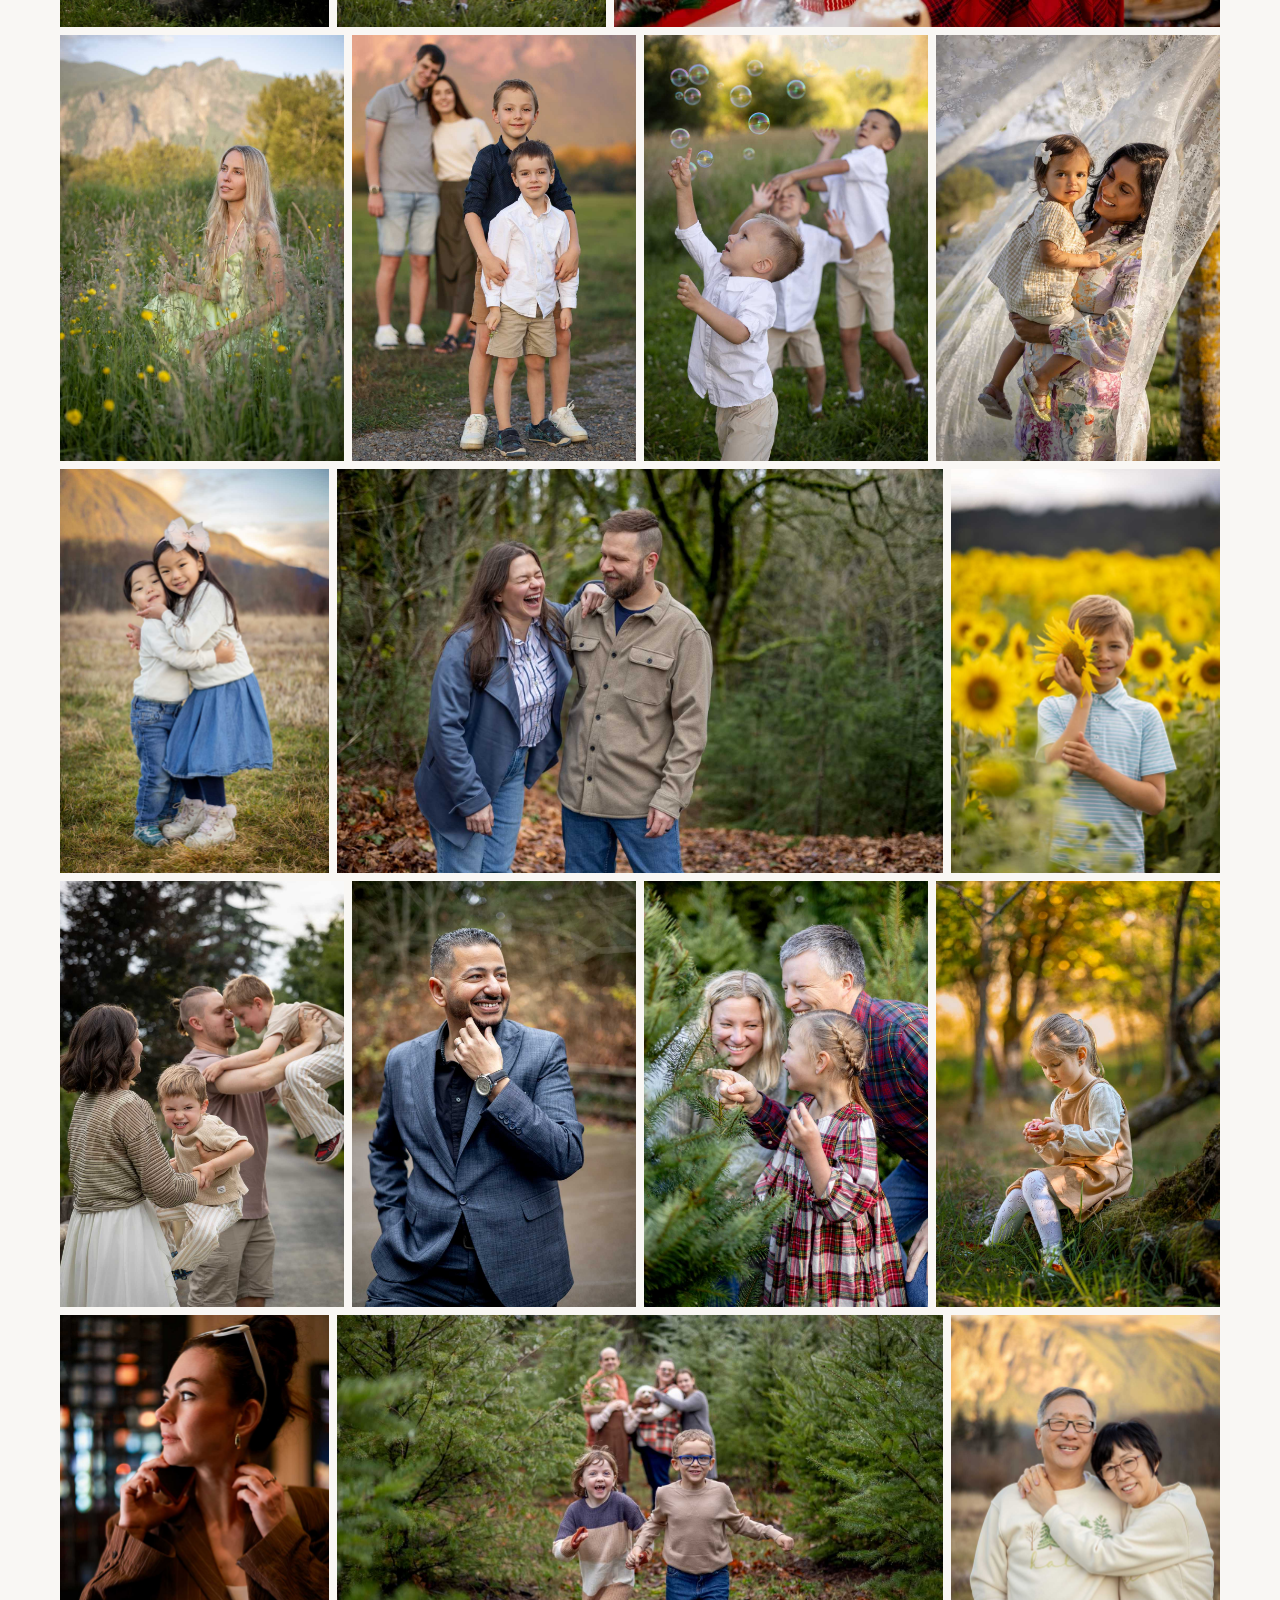
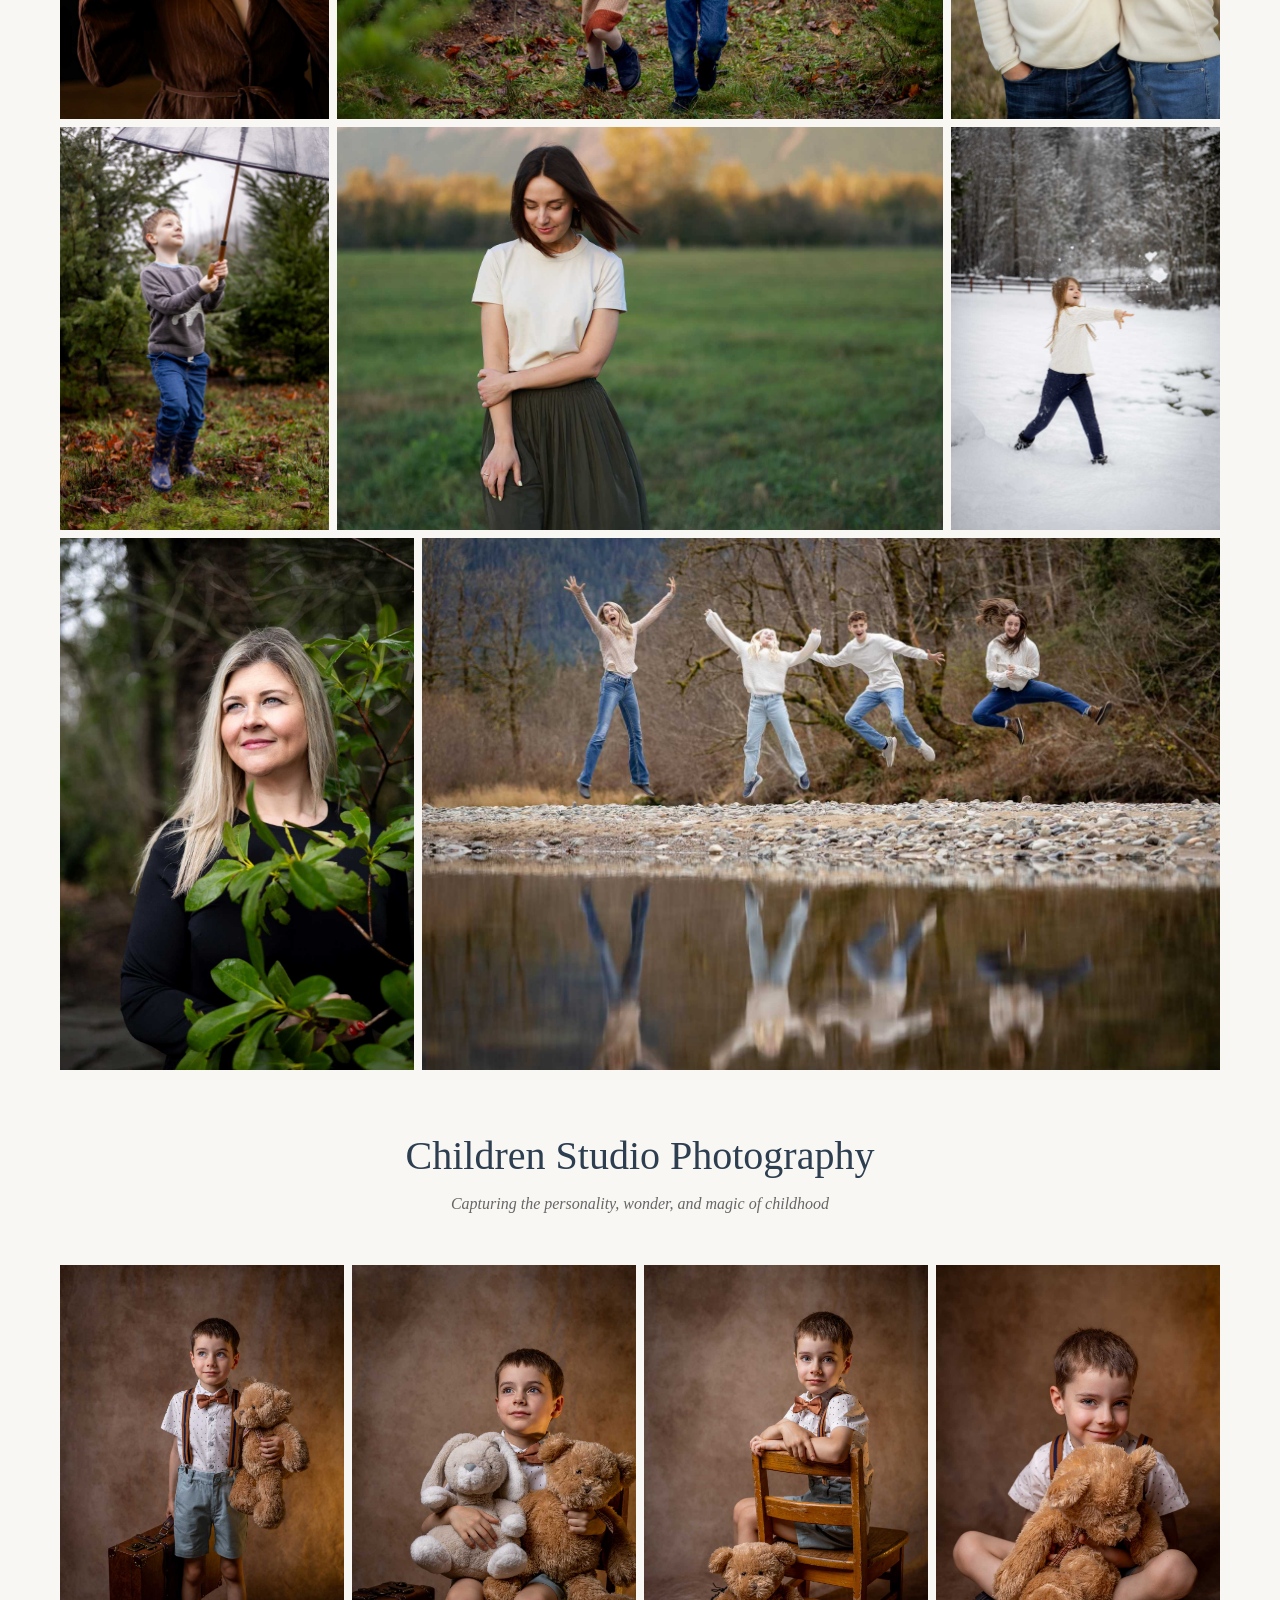
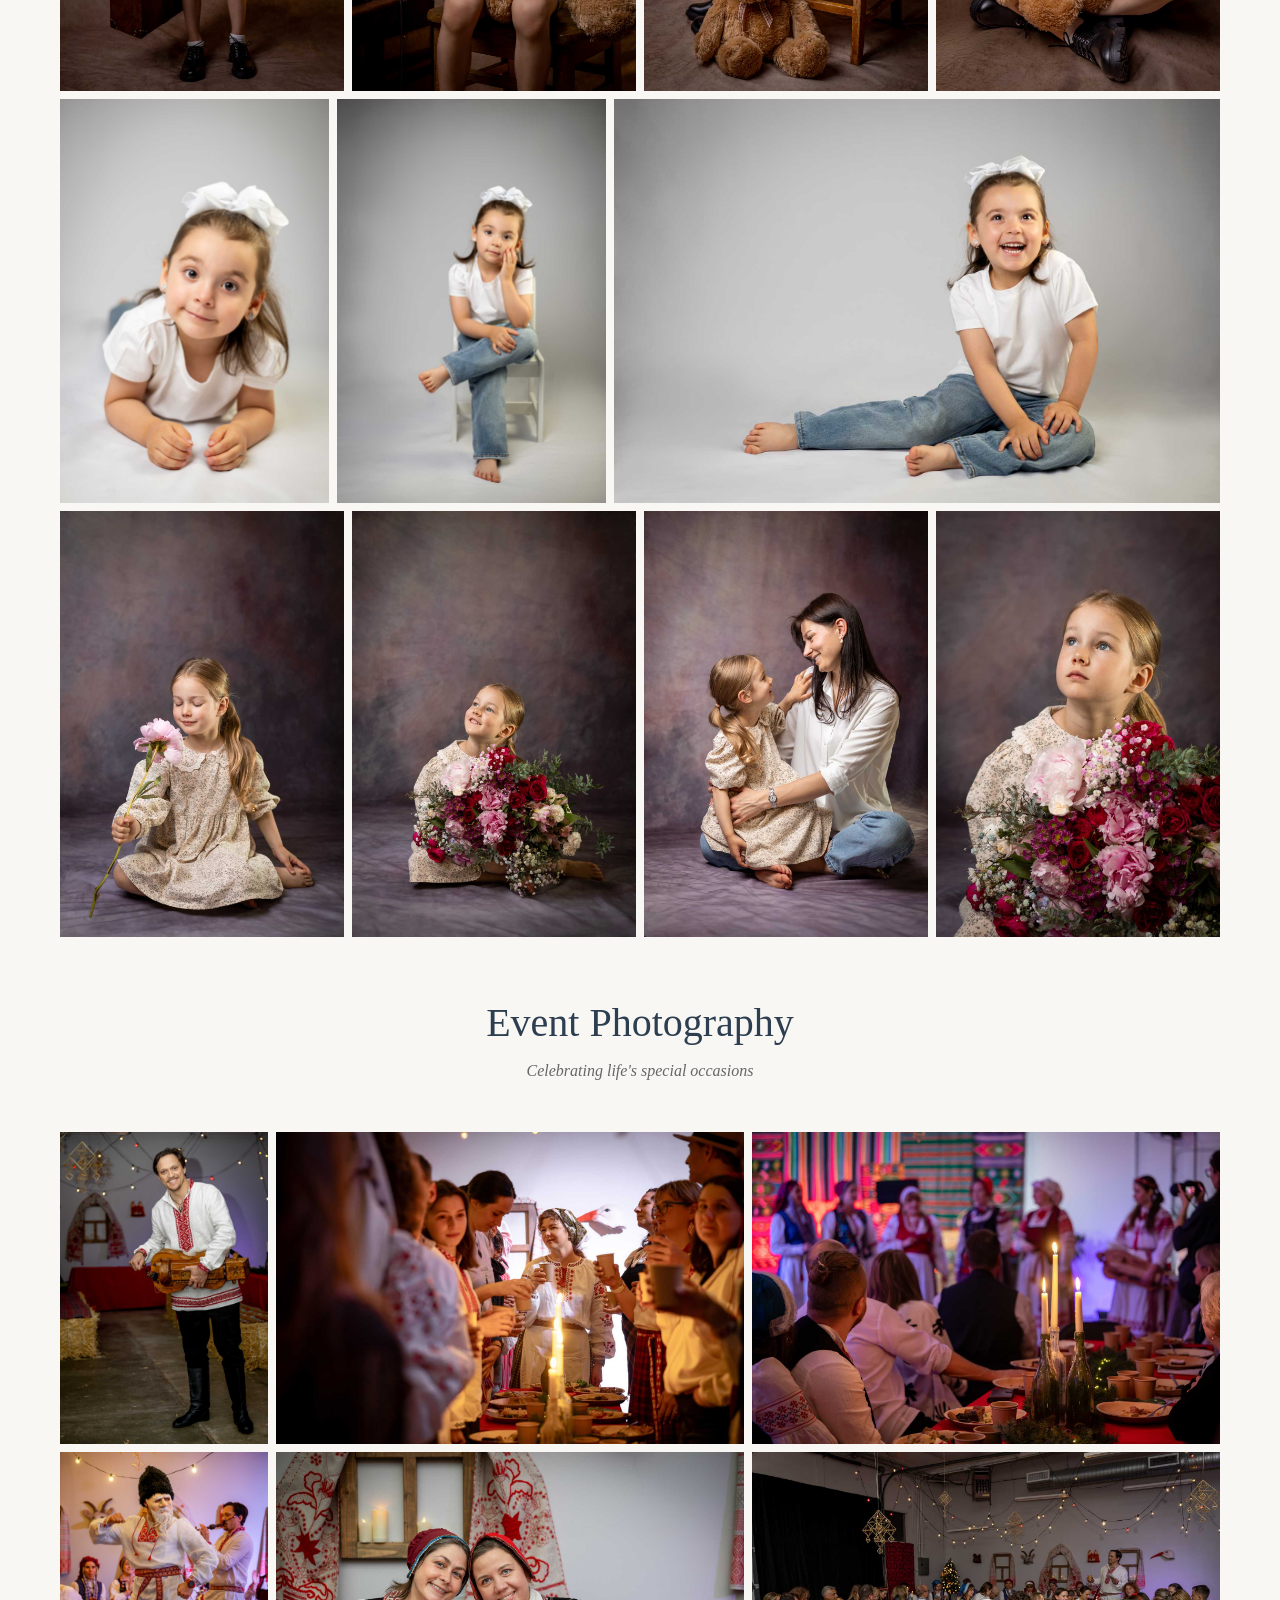
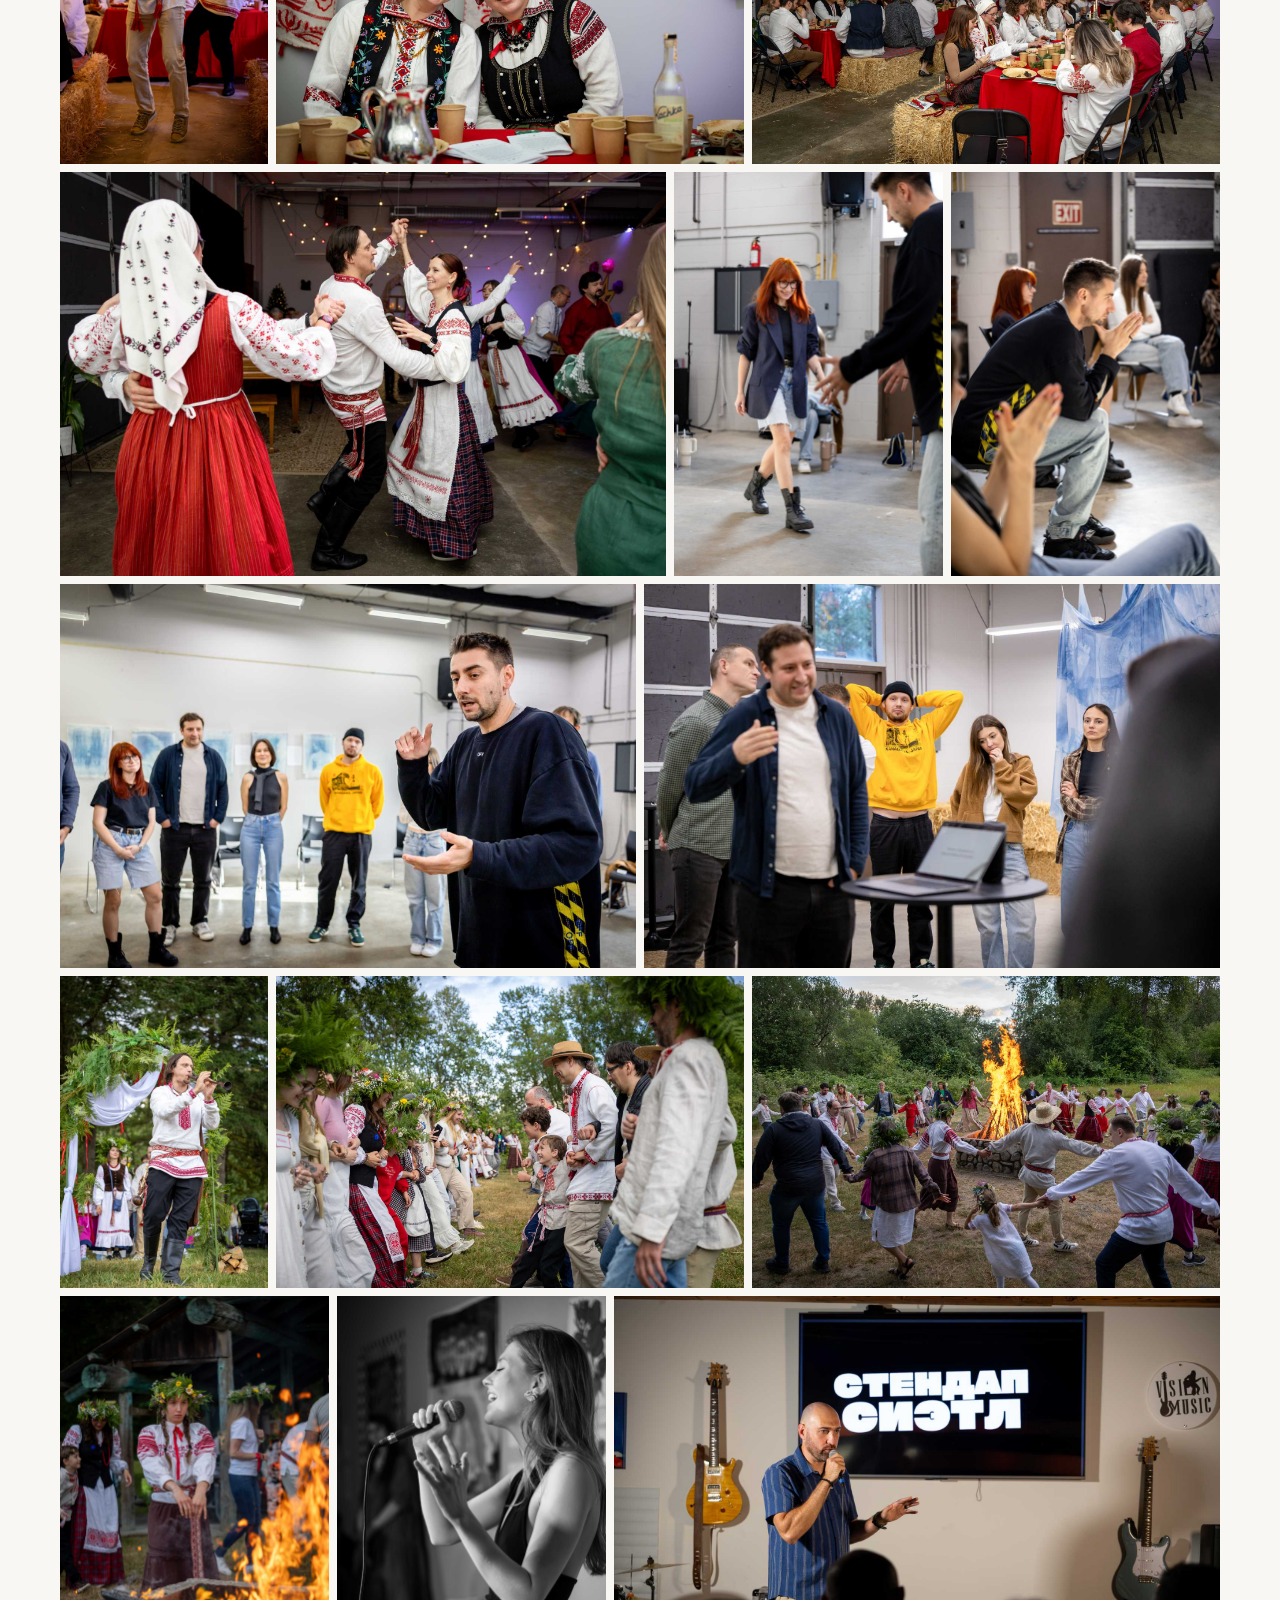
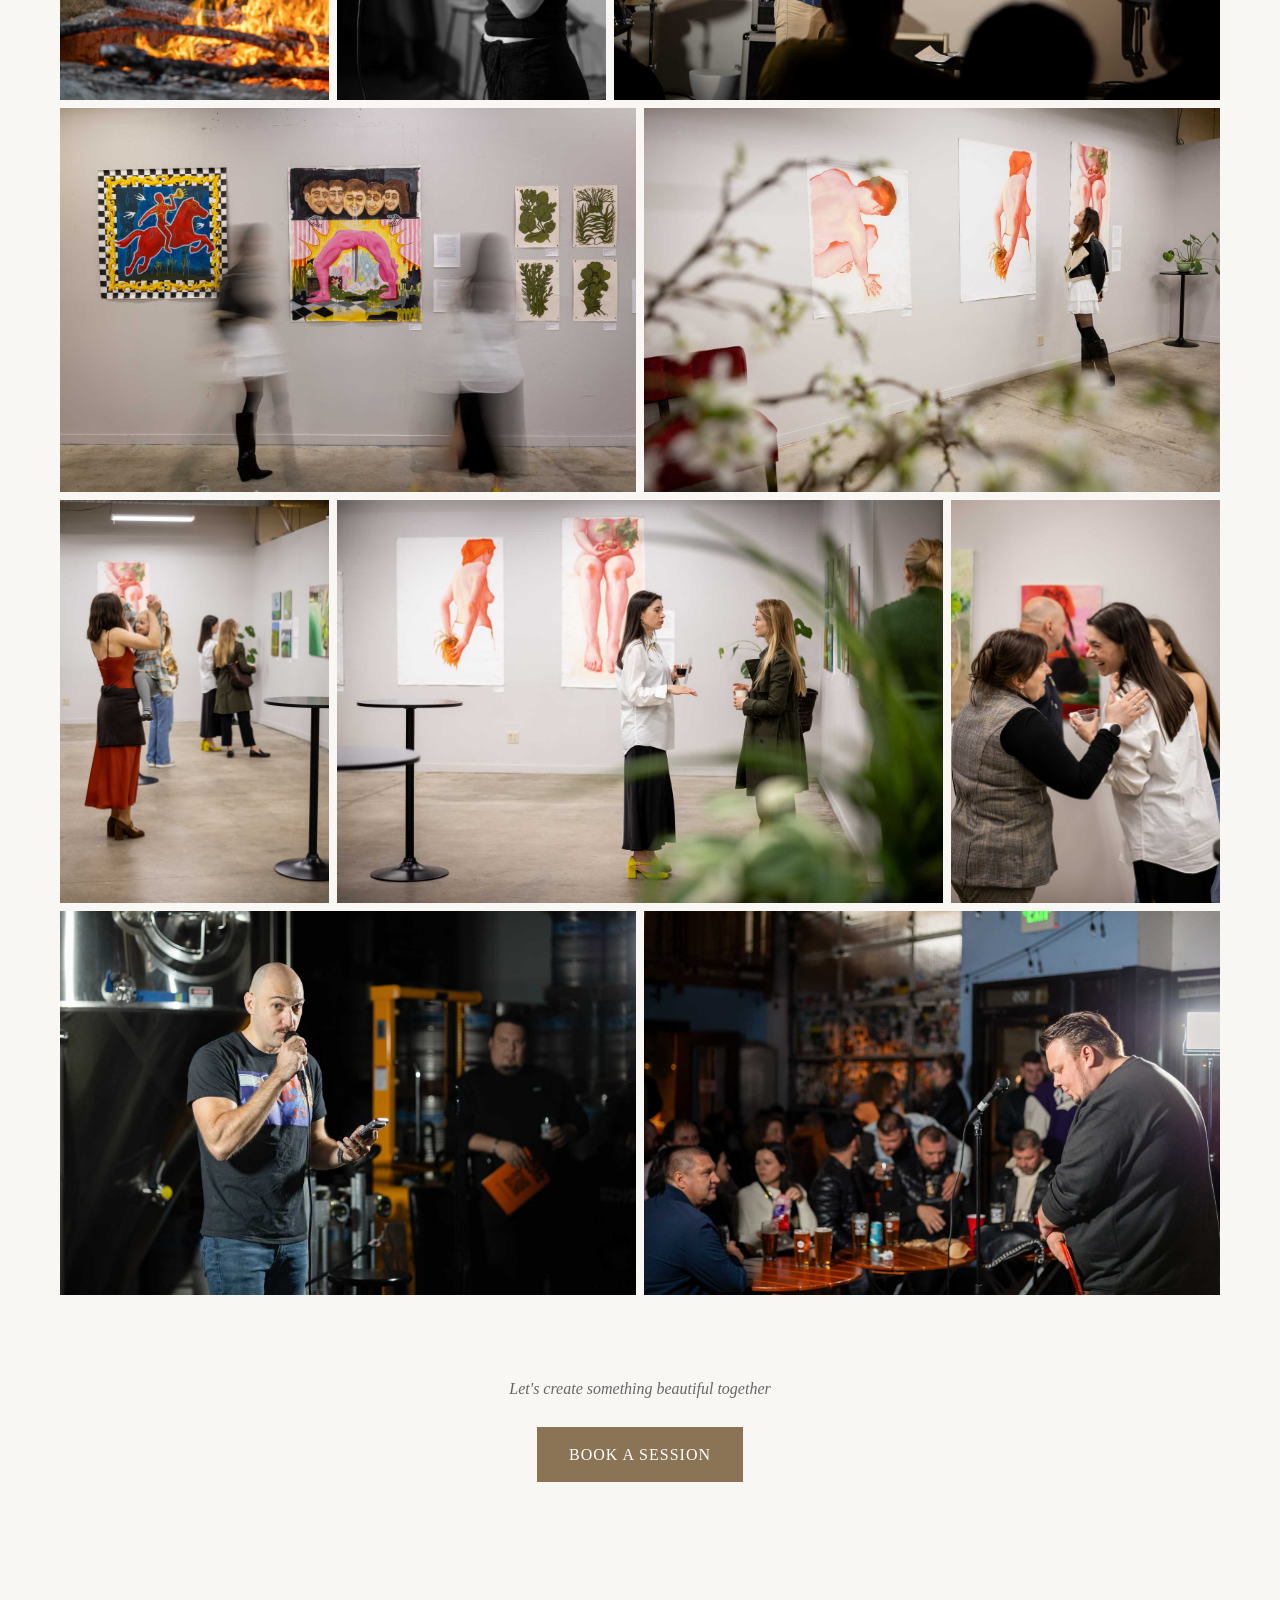
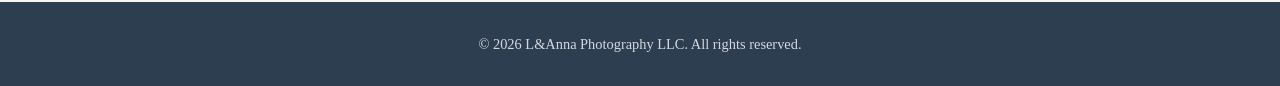
<file: portfolio.html>
<!DOCTYPE html>
<html lang="en">

<head>
    <meta charset="UTF-8">
    <meta name="viewport" content="width=device-width, initial-scale=1.0">
    <title>Portfolio | L&Anna Photography</title>
    <link rel="stylesheet" href="styles.css">

    <meta name="description" content="L&Anna Photography Portfolio - A showcase of our recent work.">
    <meta property="og:title" content="Portfolio | L&Anna Photography">
    <meta property="og:description" content="L&Anna Photography Portfolio">
    <meta property="og:image" content="https://www.landannaphoto.com/images/og-image.jpg">
    <meta property="og:url" content="https://www.landannaphoto.com/portfolio.html">
    <meta property="og:type" content="website">
</head>

<body>
    <header class="header">
        <nav class="nav">
            <div class="logo-container">
                <a href="/" class="logo">L&Anna Photography</a>
                <span class="logo-tagline">Capturing Life's Beautiful Moments</span>
            </div>
            <input type="checkbox" id="nav-toggle" class="nav-toggle">
            <label for="nav-toggle" class="nav-toggle-label">
                <span></span>
            </label>
            <ul class="nav-links">
                <li><a href="/#about">About</a></li>
                <li class="has-dropdown">
                    <a href="portfolio.html">Portfolio</a>
                    <ul class="dropdown">
                        <li><a href="portfolio.html#natural-light">Natural Light</a></li>
                        <li><a href="portfolio.html#studio">Children Studio</a></li>
                        <li><a href="portfolio.html#event">Event</a></li>
                    </ul>
                </li>
                <li><a href="services.html">Services</a></li>
                <li><a href="faq.html">FAQ</a></li>
                <li><a href="/#contact">Contact</a></li>
            </ul>
        </nav>
    </header>

    <main>
        <!-- Page Header -->
        <section class="page-header">
            <h1>Portfolio</h1>
            <p>A glimpse into my recent work</p>
        </section>

        <!-- Portfolio Section -->
        <section class="portfolio portfolio-page">
            <div class="container">
                <h2 id="natural-light">Natural Light Photography</h2>
                <p class="section-subtitle">Capturing genuine emotions and natural connections</p>

                <div class="portfolio-grid">
                    <div class="portfolio-item">
                        <img src="images/portfolio/portrait/portrait-0010.jpg">
                    </div>
                    <div class="portfolio-item">
                        <img src="images/portfolio/portrait/portrait-0015.jpg">
                    </div>
                    <div class="portfolio-item">
                        <img src="images/portfolio/portrait/portrait-0020.jpg">
                    </div>
                    <div class="portfolio-item">
                        <img src="images/portfolio/portrait/portrait-0030.jpg">
                    </div>
                    <div class="portfolio-item">
                        <img src="images/portfolio/portrait/portrait-0040.jpg">
                    </div>
                    <div class="portfolio-item">
                        <img src="images/portfolio/portrait/portrait-0050.jpg">
                    </div>
                    <div class="portfolio-item">
                        <img src="images/portfolio/portrait/portrait-0060.jpg">
                    </div>
                    <div class="portfolio-item">
                        <img src="images/portfolio/portrait/portrait-0065.jpg">
                    </div>
                    <div class="portfolio-item">
                        <img src="images/portfolio/portrait/portrait-0070.jpg">
                    </div>
                    <div class="portfolio-item">
                        <img src="images/portfolio/portrait/portrait-0080.jpg">
                    </div>
                    <div class="portfolio-item">
                        <img src="images/portfolio/portrait/portrait-0090.jpg">
                    </div>
                    <div class="portfolio-item">
                        <img src="images/portfolio/portrait/portrait-0100.jpg">
                    </div>
                    <div class="portfolio-item">
                        <img src="images/portfolio/portrait/portrait-0105.jpg">
                    </div>
                    <div class="portfolio-item">
                        <img src="images/portfolio/portrait/portrait-0110.jpg">
                    </div>
                    <div class="portfolio-item">
                        <img src="images/portfolio/portrait/portrait-0115.jpg">
                    </div>
                    <div class="portfolio-item">
                        <img src="images/portfolio/portrait/portrait-0120.jpg">
                    </div>
                    <div class="portfolio-item">
                        <img src="images/portfolio/portrait/portrait-0125.jpg">
                    </div>
                    <div class="portfolio-item">
                        <img src="images/portfolio/portrait/portrait-0130.jpg">
                    </div>
                    <div class="portfolio-item">
                        <img src="images/portfolio/portrait/portrait-0140.jpg">
                    </div>
                    <div class="portfolio-item">
                        <img src="images/portfolio/portrait/portrait-0150.jpg">
                    </div>
                    <div class="portfolio-item">
                        <img src="images/portfolio/portrait/portrait-0155.jpg">
                    </div>
                    <div class="portfolio-item">
                        <img src="images/portfolio/portrait/portrait-0160.jpg">
                    </div>
                    <div class="portfolio-item">
                        <img src="images/portfolio/portrait/portrait-0170.jpg">
                    </div>
                    <div class="portfolio-item">
                        <img src="images/portfolio/portrait/portrait-0180.jpg">
                    </div>
                    <div class="portfolio-item">
                        <img src="images/portfolio/portrait/portrait-0190.jpg">
                    </div>
                    <div class="portfolio-item">
                        <img src="images/portfolio/portrait/portrait-0200.jpg">
                    </div>
                    <div class="portfolio-item">
                        <img src="images/portfolio/portrait/portrait-0210.jpg">
                    </div>
                    <div class="portfolio-item">
                        <img src="images/portfolio/portrait/portrait-0215.jpg">
                    </div>
                    <div class="portfolio-item">
                        <img src="images/portfolio/portrait/portrait-0220.jpg">
                    </div>
                    <div class="portfolio-item">
                        <img src="images/portfolio/portrait/portrait-0230.jpg">
                    </div>
                    <div class="portfolio-item">
                        <img src="images/portfolio/portrait/portrait-0240.jpg">
                    </div>
                    <div class="portfolio-item">
                        <img src="images/portfolio/portrait/portrait-0250.jpg">
                    </div>
                    <div class="portfolio-item">
                        <img src="images/portfolio/portrait/portrait-0260.jpg">
                    </div>
                    <div class="portfolio-item">
                        <img src="images/portfolio/portrait/portrait-0270.jpg">
                    </div>
                    <div class="portfolio-item">
                        <img src="images/portfolio/portrait/portrait-0280.jpg">
                    </div>
                    <div class="portfolio-item">
                        <img src="images/portfolio/portrait/portrait-0290.jpg">
                    </div>
                    <div class="portfolio-item">
                        <img src="images/portfolio/portrait/portrait-0300.jpg">
                    </div>
                    <div class="portfolio-item">
                        <img src="images/portfolio/portrait/portrait-0305.jpg">
                    </div>
                    <div class="portfolio-item">
                        <img src="images/portfolio/portrait/portrait-0310.jpg">
                    </div>
                    <div class="portfolio-item">
                        <img src="images/portfolio/portrait/portrait-0320.jpg">
                    </div>
                    <div class="portfolio-item">
                        <img src="images/portfolio/portrait/portrait-0330.jpg">
                    </div>
                    <div class="portfolio-item">
                        <img src="images/portfolio/portrait/portrait-0340.jpg">
                    </div>
                    <div class="portfolio-item">
                        <img src="images/portfolio/portrait/portrait-0350.jpg">
                    </div>
                    <div class="portfolio-item">
                        <img src="images/portfolio/portrait/portrait-0360.jpg">
                    </div>
                    <div class="portfolio-item">
                        <img src="images/portfolio/portrait/portrait-0370.jpg">
                    </div>
                    <div class="portfolio-item">
                        <img src="images/portfolio/portrait/portrait-0380.jpg">
                    </div>
                    <div class="portfolio-item">
                        <img src="images/portfolio/portrait/portrait-0390.jpg">
                    </div>
                    <div class="portfolio-item">
                        <img src="images/portfolio/portrait/portrait-0400.jpg">
                    </div>
                    <div class="portfolio-item">
                        <img src="images/portfolio/portrait/portrait-0410.jpg">
                    </div>
                    <div class="portfolio-item">
                        <img src="images/portfolio/portrait/portrait-0420.jpg">
                    </div>
                </div>

                <h2 id="studio">Children Studio Photography</h2>
                <p class="section-subtitle">Capturing the personality, wonder, and magic of childhood</p>

                <div class="portfolio-grid" id="studio-grid">
                    <div class="portfolio-item">
                        <img src="images/portfolio/studio/studio-0010.jpg">
                    </div>
                    <div class="portfolio-item">
                        <img src="images/portfolio/studio/studio-0020.jpg">
                    </div>
                    <div class="portfolio-item">
                        <img src="images/portfolio/studio/studio-0030.jpg">
                    </div>
                    <div class="portfolio-item">
                        <img src="images/portfolio/studio/studio-0040.jpg">
                    </div>
                    <div class="portfolio-item">
                        <img src="images/portfolio/studio/studio-0160.jpg">
                    </div>
                    <div class="portfolio-item">
                        <img src="images/portfolio/studio/studio-0170.jpg">
                    </div>
                    <div class="portfolio-item">
                        <img src="images/portfolio/studio/studio-0180.jpg">
                    </div>
                    <div class="portfolio-item">
                        <img src="images/portfolio/studio/studio-0050.jpg">
                    </div>
                    <div class="portfolio-item">
                        <img src="images/portfolio/studio/studio-0055.jpg">
                    </div>
                    <div class="portfolio-item">
                        <img src="images/portfolio/studio/studio-0070.jpg">
                    </div>
                    <div class="portfolio-item">
                        <img src="images/portfolio/studio/studio-0075.jpg">
                    </div>
                </div>

                <h2 id="event">Event Photography</h2>
                <p class="section-subtitle">Celebrating life's special occasions</p>

                <div class="portfolio-grid" id="event-grid">
                    <div class="portfolio-item">
                        <img src="images/portfolio/event/event-0010.jpg">
                    </div>
                    <div class="portfolio-item">
                        <img src="images/portfolio/event/event-0020.jpg">
                    </div>
                    <div class="portfolio-item">
                        <img src="images/portfolio/event/event-0030.jpg">
                    </div>
                    <div class="portfolio-item">
                        <img src="images/portfolio/event/event-0040.jpg">
                    </div>
                    <div class="portfolio-item">
                        <img src="images/portfolio/event/event-0050.jpg">
                    </div>
                    <div class="portfolio-item">
                        <img src="images/portfolio/event/event-0060.jpg">
                    </div>
                    <div class="portfolio-item">
                        <img src="images/portfolio/event/event-0070.jpg">
                    </div>
                    <div class="portfolio-item">
                        <img src="images/portfolio/event/event-0080.jpg">
                    </div>
                    <div class="portfolio-item">
                        <img src="images/portfolio/event/event-0090.jpg">
                    </div>
                    <div class="portfolio-item">
                        <img src="images/portfolio/event/event-0100.jpg">
                    </div>
                    <div class="portfolio-item">
                        <img src="images/portfolio/event/event-0110.jpg">
                    </div>
                    <div class="portfolio-item">
                        <img src="images/portfolio/event/event-0190.jpg">
                    </div>
                    <div class="portfolio-item">
                        <img src="images/portfolio/event/event-0200.jpg">
                    </div>
                    <div class="portfolio-item">
                        <img src="images/portfolio/event/event-0210.jpg">
                    </div>
                    <div class="portfolio-item">
                        <img src="images/portfolio/event/event-0220.jpg">
                    </div>
                    <div class="portfolio-item">
                        <img src="images/portfolio/event/event-0230.jpg">
                    </div>
                    <div class="portfolio-item">
                        <img src="images/portfolio/event/event-0240.jpg">
                    </div>
                    <div class="portfolio-item">
                        <img src="images/portfolio/event/event-0140.jpg">
                    </div>
                    <div class="portfolio-item">
                        <img src="images/portfolio/event/event-0150.jpg">
                    </div>
                    <div class="portfolio-item">
                        <img src="images/portfolio/event/event-0160.jpg">
                    </div>
                    <div class="portfolio-item">
                        <img src="images/portfolio/event/event-0170.jpg">
                    </div>
                    <div class="portfolio-item">
                        <img src="images/portfolio/event/event-0180.jpg">
                    </div>
                    <div class="portfolio-item">
                        <img src="images/portfolio/event/event-0120.jpg">
                    </div>
                    <div class="portfolio-item">
                        <img src="images/portfolio/event/event-0130.jpg">
                    </div>
                </div>

                <div class="cta-section">
                    <p>Let's create something beautiful together</p>
                    <a href="services.html" class="btn">Book a session</a>
                </div>
            </div>
        </section>
    </main>

    <footer class="footer">
        <div class="container">
            <p>&copy; 2026 L&Anna Photography LLC. All rights reserved.</p>
        </div>
    </footer>

    <script>
        // Close mobile nav when clicking a link or clicking outside
        const navToggle = document.getElementById('nav-toggle');
        document.querySelectorAll('.nav-links a').forEach(link => {
            link.addEventListener('click', () => {
                navToggle.checked = false;
            });
        });
        document.addEventListener('click', e => {
            if (navToggle.checked && !e.target.closest('.nav')) {
                navToggle.checked = false;
            }
        });

        // Justified Gallery - wraps images into row divs, uses flex to fill width
        const TARGET_ROW_HEIGHT = 520;
        const GAP = 8;

        function justifyGallery() {
            document.querySelectorAll('.portfolio-grid').forEach(grid => {
            
                // Unwrap any existing row divs back to flat list
                grid.querySelectorAll('.portfolio-row').forEach(row => {
                    while (row.firstChild) grid.insertBefore(row.firstChild, row);
                    row.remove();
                });

                const items = Array.from(grid.querySelectorAll('.portfolio-item'));

                // On mobile, skip justification — show stacked full-width
                if (window.innerWidth <= 768) {
                    items.forEach(item => {
                        item.style.height = '';
                        item.style.width = '';
                        item.style.flexGrow = '';
                        item.style.flexShrink = '';
                        item.style.flexBasis = '';
                    });
                    return;
                }
                
                const containerWidth = grid.clientWidth;
                
                // Get aspect ratios
                const ratios = items.map(item => {
                    const img = item.querySelector('img');
                    return img.naturalWidth / img.naturalHeight || 1.5;
                });
                
                // Determine rows
                const rows = [];
                let currentRow = [];
                let currentRatios = [];
                
                for (let i = 0; i < items.length; i++) {
                    currentRow.push(i);
                    currentRatios.push(ratios[i]);
                    
                    const totalRatio = currentRatios.reduce((a, b) => a + b, 0);
                    const gaps = (currentRow.length - 1) * GAP;
                    const rowHeight = (containerWidth - gaps) / totalRatio;
                    
                    const isLast = i === items.length - 1;
                    
                    if (rowHeight <= TARGET_ROW_HEIGHT || isLast) {
                        rows.push({
                            indices: [...currentRow],
                            ratios: [...currentRatios],
                            isIncomplete: isLast && rowHeight > TARGET_ROW_HEIGHT
                        });
                        currentRow = [];
                        currentRatios = [];
                    }
                }
                
                // Wrap each row in a div and use flex-grow based on aspect ratio
                rows.forEach(row => {
                    const rowDiv = document.createElement('div');
                    rowDiv.className = 'portfolio-row';
                    
                    const totalRatio = row.ratios.reduce((a, b) => a + b, 0);
                    const gaps = (row.indices.length - 1) * GAP;
                    const rowHeight = (containerWidth - gaps) / totalRatio;
                    
                    row.indices.forEach((itemIdx, posInRow) => {
                        const item = items[itemIdx];
                        item.style.height = rowHeight + 'px';
                        
                        // Let flex distribute width proportionally
                        item.style.width = '0';
                        item.style.flexGrow = row.ratios[posInRow];
                        item.style.flexShrink = '1';
                        item.style.flexBasis = '0';
                        
                        rowDiv.appendChild(item);
                    });
                    
                    grid.appendChild(rowDiv);
                });

            }); // end forEach grid
        }

        // Wait for all images to load
        let loadedCount = 0;
        const images = document.querySelectorAll('.portfolio-item img');
        const totalImages = images.length;

        function imageReady() {
            loadedCount++;
            if (loadedCount === totalImages) {
                justifyGallery();
                // Re-scroll to hash anchor now that images are sized and layout is stable
                if (location.hash) {
                    const target = document.querySelector(location.hash);
                    if (target) target.scrollIntoView();
                }
            }
        }

        images.forEach(img => {
            if (img.complete) {
                imageReady();
            } else {
                img.addEventListener('load', imageReady);
                img.addEventListener('error', imageReady);
            }
        });

        // Recalculate on resize
        window.addEventListener('resize', justifyGallery);
    </script>
</body>

</html>
</file>
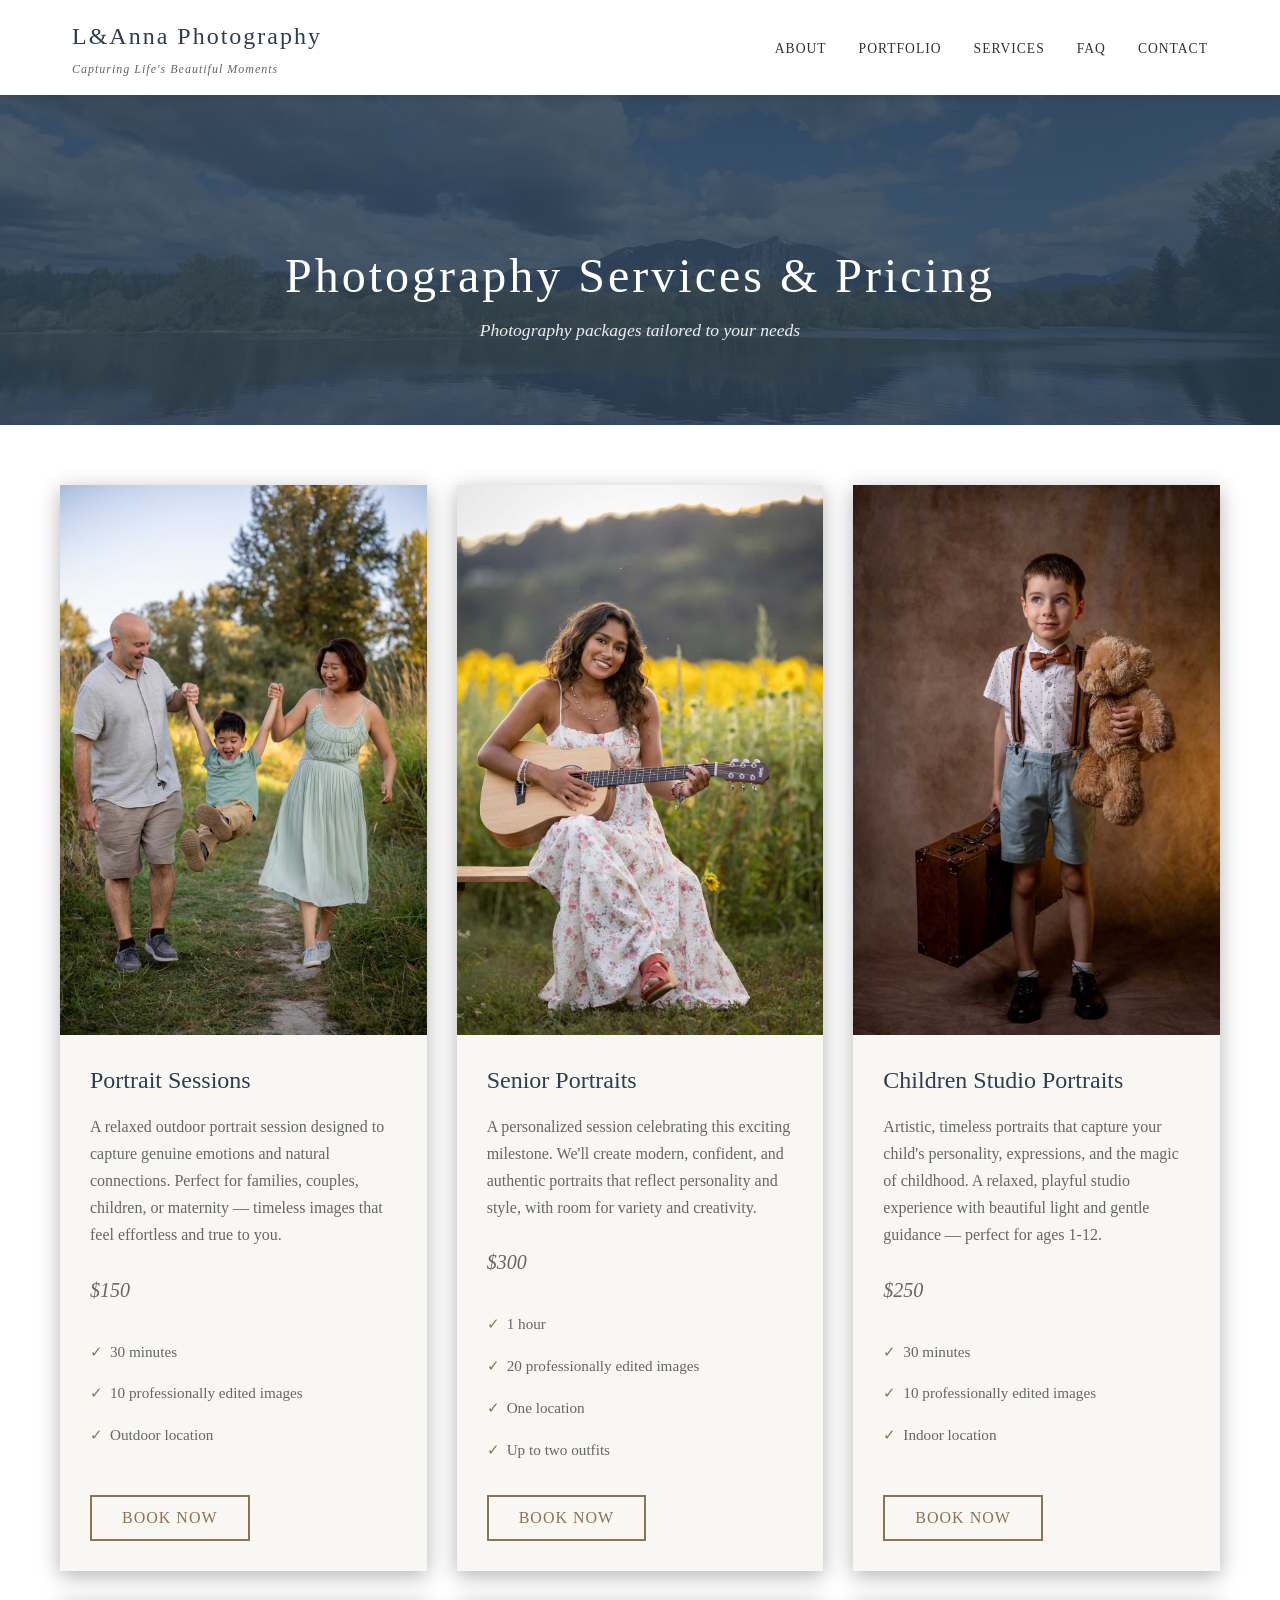
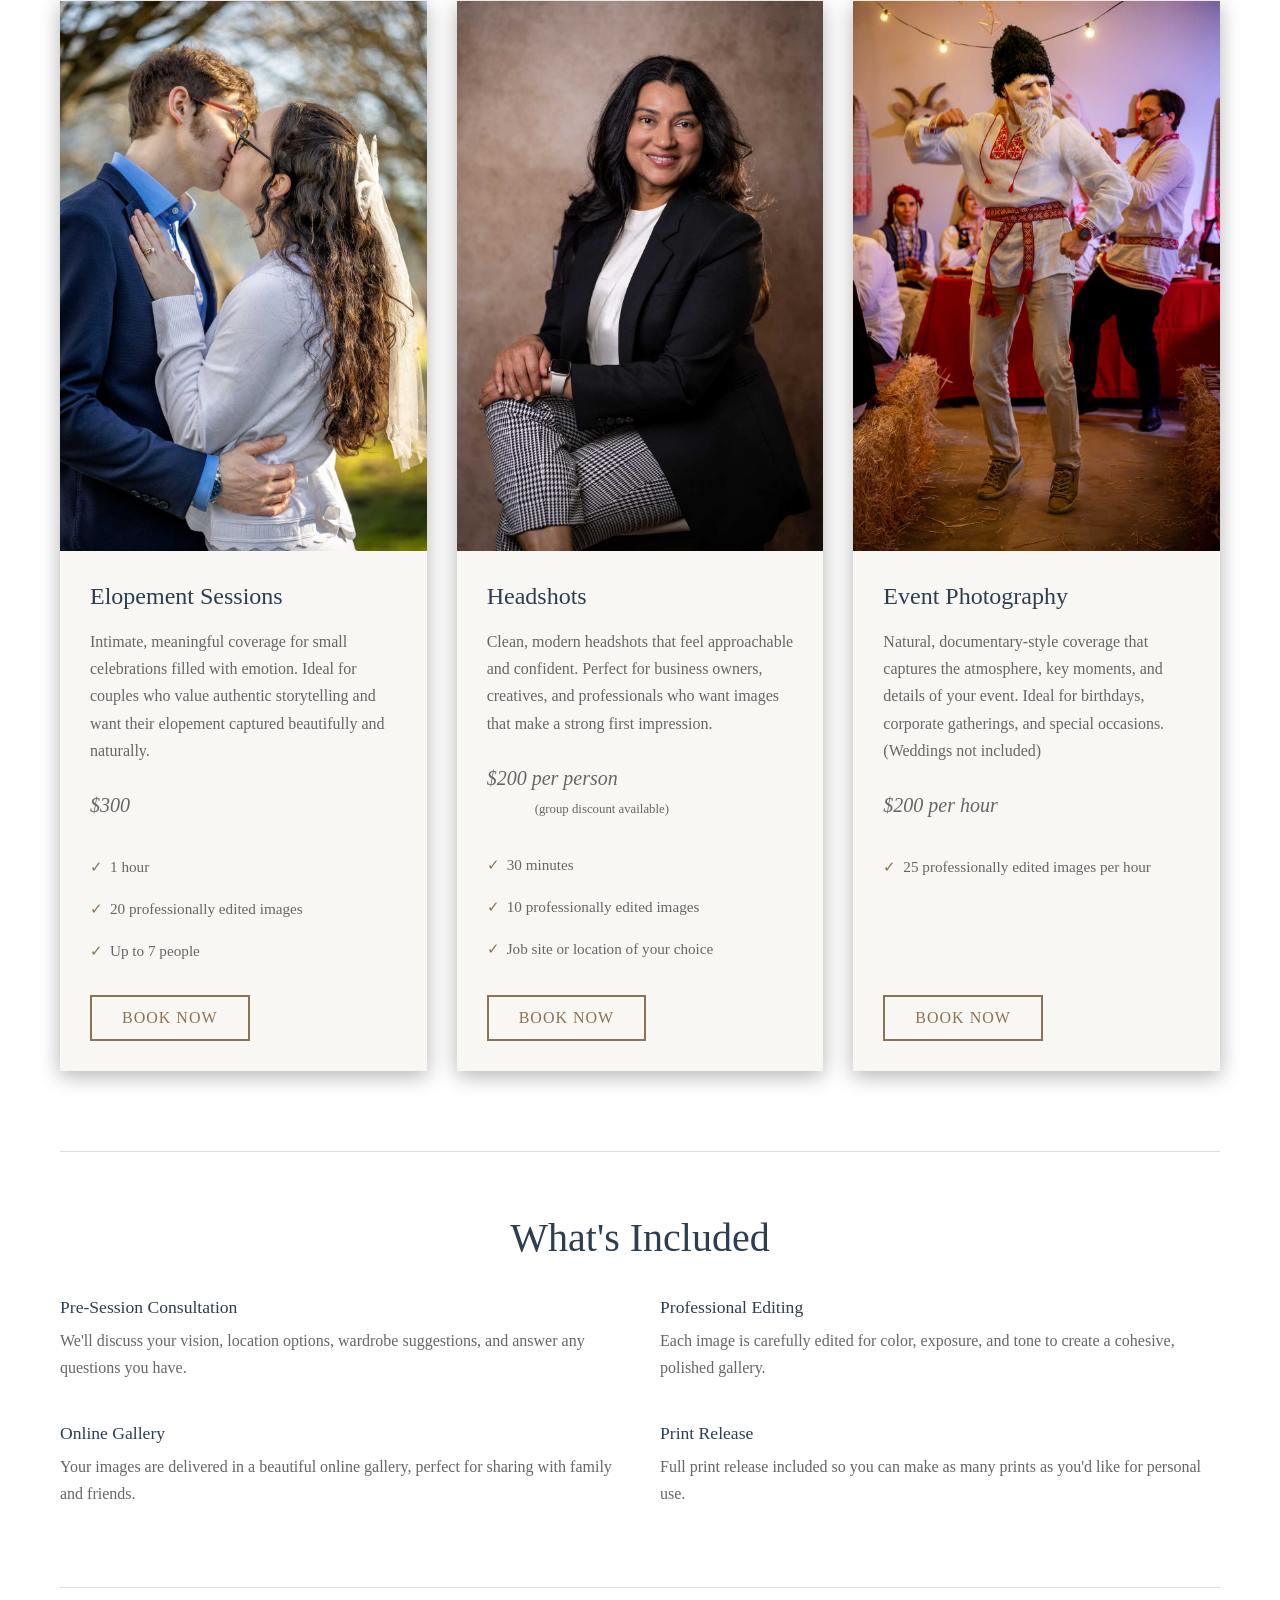
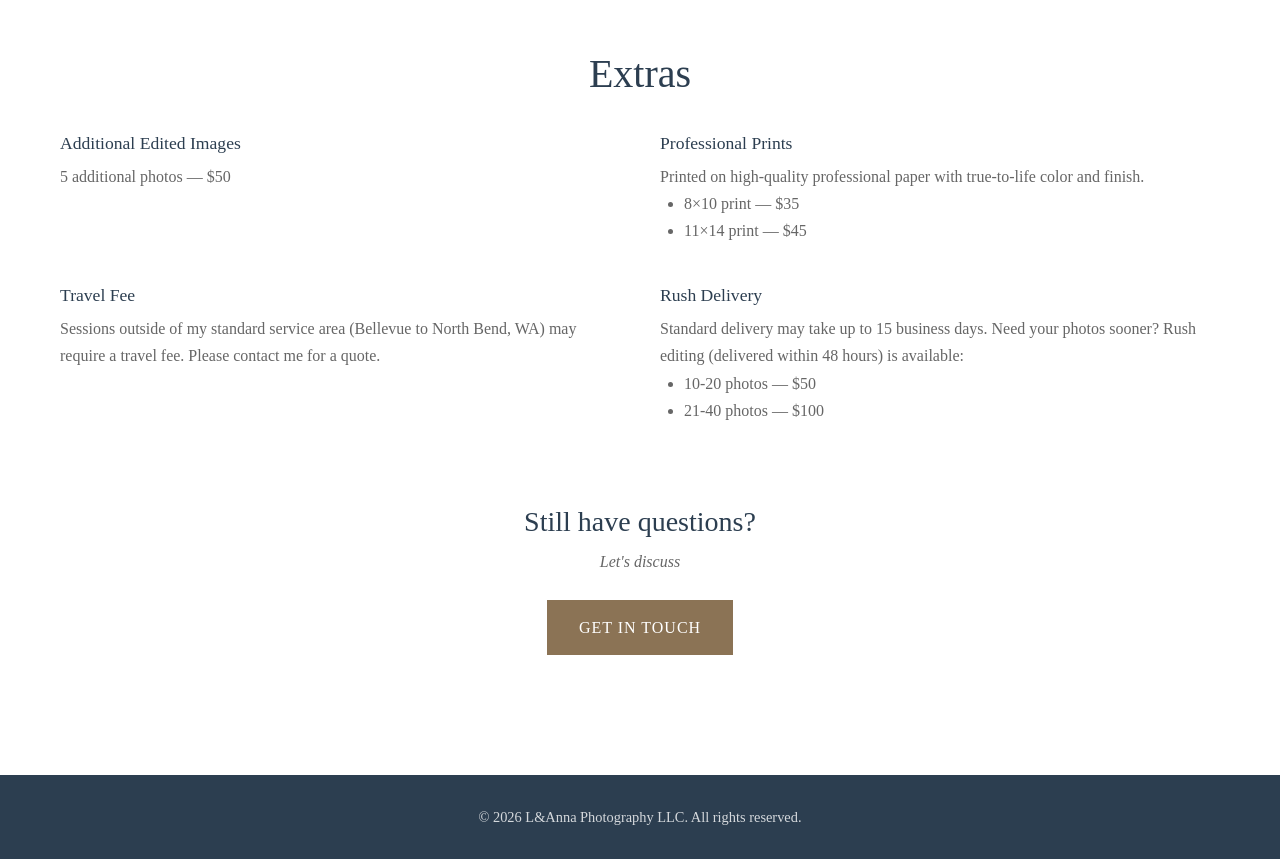
<file: services.html>
<!DOCTYPE html>
<html lang="en">

<head>
    <meta charset="UTF-8">
    <meta name="viewport" content="width=device-width, initial-scale=1.0">
    <title>Services | L&Anna Photography</title>
    <link rel="stylesheet" href="styles.css">

    <meta name="description" content="L&Anna Photography Services - Explore our photography packages and pricing.">
    <meta property="og:title" content="Services | L&Anna Photography">
    <meta property="og:description" content="L&Anna Photography Services">
    <meta property="og:image" content="https://www.landannaphoto.com/images/og-image.jpg">
    <meta property="og:url" content="https://www.landannaphoto.com/services.html">
    <meta property="og:type" content="website">
</head>

<body>
    <header class="header">
        <nav class="nav">
            <div class="logo-container">
                <a href="/" class="logo">L&Anna Photography</a>
                <span class="logo-tagline">Capturing Life's Beautiful Moments</span>
            </div>
            <input type="checkbox" id="nav-toggle" class="nav-toggle">
            <label for="nav-toggle" class="nav-toggle-label">
                <span></span>
            </label>
            <ul class="nav-links">
                <li><a href="/#about">About</a></li>
                <li class="has-dropdown">
                    <a href="portfolio.html">Portfolio</a>
                    <ul class="dropdown">
                        <li><a href="portfolio.html#natural-light">Natural Light</a></li>
                        <li><a href="portfolio.html#studio">Children Studio</a></li>
                        <li><a href="portfolio.html#event">Event</a></li>
                    </ul>
                </li>
                <li><a href="services.html">Services</a></li>
                <li><a href="faq.html">FAQ</a></li>
                <li><a href="/#contact">Contact</a></li>
            </ul>
        </nav>
    </header>

    <main>
        <!-- Page Header -->
        <section class="page-header">
            <h1>Photography Services & Pricing</h1>
            <p>Photography packages tailored to your needs</p>
        </section>

        <!-- Services Section -->
        <section class="services services-page">
            <div class="container">
                <div class="services-grid">
                    <!-- Portrait Sessions -->
                    <div class="service-card">
                        <div class="service-image">
                            <img src="images/services/portraits.jpg" alt="Portrait Sessions">
                        </div>
                        <div class="service-content">
                            <h3>Portrait Sessions</h3>
                            <p>A relaxed outdoor portrait session designed to capture genuine emotions and
                            natural connections. Perfect for families, couples, children, or
                            maternity — timeless images that feel effortless and true to you.</p>
                            <p class="price">$150</p>
                            <ul class="service-features">
                                <li>30 minutes</li>
                                <li>10 professionally edited images</li>
                                <li>Outdoor location</li>
                            </ul>
                            <button class="btn btn-outline book-now-btn" data-service="Portrait Session">Book Now</button>
                        </div>
                    </div>

                    <!-- Senior Portraits -->
                    <div class="service-card">
                        <div class="service-image">
                            <img src="images/services/senior.jpg" alt="Senior Portraits">
                        </div>
                        <div class="service-content">
                            <h3>Senior Portraits</h3>
                            <p>A personalized session celebrating this exciting milestone. We'll create modern, confident,
                            and authentic portraits that reflect personality and style, with room for variety and creativity.</p>
                            <p class="price">$300</p>
                            <ul class="service-features">
                                <li>1 hour</li>
                                <li>20 professionally edited images</li>
                                <li>One location</li>
                                <li>Up to two outfits</li>
                            </ul>
                            <button class="btn btn-outline book-now-btn" data-service="Senior Portraits">Book Now</button>
                        </div>
                    </div>

                    <!-- Children Studio Portraits -->
                    <div class="service-card">
                        <div class="service-image">
                            <img src="images/services/studio.jpg" alt="Children Studio Portraits">
                        </div>
                        <div class="service-content">
                            <h3>Children Studio Portraits</h3>
                            <p>Artistic, timeless portraits that capture your child's personality, expressions, and the magic of childhood.
                               A relaxed, playful studio experience with beautiful light and gentle guidance — perfect for ages 1-12.</p>
                            <p class="price">$250</p>
                            <ul class="service-features">
                                <li>30 minutes</li>
                                <li>10 professionally edited images</li>
                                <li>Indoor location</li>
                            </ul>
                            <button class="btn btn-outline book-now-btn" data-service="Children Studio Portraits">Book Now</button>
                        </div>
                    </div>

                    <!-- Elopement Sessions -->
                    <div class="service-card">
                        <div class="service-image">
                            <img src="images/services/elopement.jpg" alt="Elopement Sessions">
                        </div>
                        <div class="service-content">
                            <h3>Elopement Sessions</h3>
                            <p>Intimate, meaningful coverage for small celebrations filled with emotion. Ideal for couples
                            who value authentic storytelling and want their elopement captured beautifully and naturally.</p>
                            <p class="price">$300</p>
                            <ul class="service-features">
                                <li>1 hour</li>
                                <li>20 professionally edited images</li>
                                <li>Up to 7 people</li>
                            </ul>
                            <button class="btn btn-outline book-now-btn" data-service="Elopement Session">Book Now</button>
                        </div>
                    </div>

                    <!-- Headshots -->
                    <div class="service-card">
                        <div class="service-image">
                            <img src="images/services/headshots.jpg" alt="Headshots">
                        </div>
                        <div class="service-content">
                            <h3>Headshots</h3>
                            <p>Clean, modern headshots that feel approachable and confident. Perfect for business owners, creatives,
                            and professionals who want images that make a strong first impression.</p>
                            <p class="price">$200 per person</p>
                            <p class="price-note">(group discount available)</p>
                            <ul class="service-features">
                                <li>30 minutes</li>
                                <li>10 professionally edited images</li>
                                <li>Job site or location of your choice</li>
                            </ul>
                            <button class="btn btn-outline book-now-btn" data-service="Headshots">Book Now</button>
                        </div>
                    </div>

                    <!-- Event Photography -->
                    <div class="service-card">
                        <div class="service-image">
                            <img src="images/services/event.jpg" alt="Event Photography">
                        </div>
                        <div class="service-content">
                            <h3>Event Photography</h3>
                            <p>Natural, documentary-style coverage that captures the atmosphere, key moments, and details of your event.
                            Ideal for birthdays, corporate gatherings, and special occasions. (Weddings not included)</p>
                            <p class="price">$200 per hour</p>
                            <ul class="service-features">
                                <li>25 professionally edited images per hour</li>
                            </ul>
                            <button class="btn btn-outline book-now-btn" data-service="Event Photography">Book Now</button>
                        </div>
                    </div>
                </div>

                <!-- What's Included -->
                <div class="services-info">
                    <h2>What's Included</h2>
                    <div class="info-grid">
                        <div class="info-item">
                            <h4>Pre-Session Consultation</h4>
                            <p>We'll discuss your vision, location options, wardrobe suggestions, and answer any
                                questions you have.</p>
                        </div>
                        <div class="info-item">
                            <h4>Professional Editing</h4>
                            <p>Each image is carefully edited for color, exposure, and tone to create a cohesive,
                                polished gallery.</p>
                        </div>
                        <div class="info-item">
                            <h4>Online Gallery</h4>
                            <p>Your images are delivered in a beautiful online gallery, perfect for sharing with family
                                and friends.</p>
                        </div>
                        <div class="info-item">
                            <h4>Print Release</h4>
                            <p>Full print release included so you can make as many prints as you'd like for personal
                                use.</p>
                        </div>
                    </div>
                </div>

                <!-- Extras -->
                <div class="services-info">
                    <h2>Extras</h2>
                    <div class="info-grid">
                        <div class="info-item">
                            <h4>Additional Edited Images</h4>
                            <p>5 additional photos — $50</p>
                        </div>
                        <div class="info-item">
                            <h4>Professional Prints</h4>
                            <p>Printed on high-quality professional paper with true-to-life color and finish.</p>
                            <ul>
                                <li>8×10 print — $35</li>
                                <li>11×14 print — $45</li>
                            </ul>
                        </div>
                        <div class="info-item">
                            <h4>Travel Fee</h4>
                            <p>Sessions outside of my standard service area (Bellevue to North Bend, WA) may require a travel fee. Please contact me for a quote.</p>
                        </div>
                        <div class="info-item">
                            <h4>Rush Delivery</h4>
                            <p>Standard delivery may take up to 15 business days. Need your photos sooner? Rush editing (delivered within 48 hours) is available:</p>
                            <ul>
                                <li>10-20 photos — $50</li>
                                <li>21-40 photos — $100</li>
                            </ul>
                        </div>
                    </div>
                </div>

                <div class="cta-section">
                    <h3>Still have questions?</h3>
                    <p>Let's discuss</p>
                    <a href="/#contact" class="btn">Get In Touch</a>
                </div>
            </div>
        </section>
    </main>

    <footer class="footer">
        <div class="container">
            <p>&copy; 2026 L&Anna Photography LLC. All rights reserved.</p>
        </div>
    </footer>

    <!-- Booking Modal -->
    <div id="booking-modal" class="modal">
        <div class="modal-content">
            <button class="modal-close" aria-label="Close">&times;</button>
            <h2>Book Your Session</h2>
            <h3 id="modal-service-name"></h3>
            
            <div class="contract-section">
                <button class="contract-toggle" aria-expanded="false">
                    <span>View Contract Terms</span>
                    <span class="toggle-icon">▼</span>
                </button>
                <div class="contract-content" hidden>
                    <h4>Photography Services Agreement</h4>
                    <p>By booking a photography session, the Client agrees to the following terms and conditions:</p>
                    <p><strong>1. Booking & Retainer:</strong> A non-refundable retainer ($50) is required to secure the session date and time. The remaining balance is due on or before the session date. Sessions are not considered booked until the retainer is received.</p>
                    <p><strong>2. Services & Deliverables:</strong> The session includes photography time as outlined in the selected package and delivery of the specified number of professionally edited, high-resolution images. Image selection and editing are at the Photographer's discretion and reflect the Photographer's artistic style. RAW or unedited images are not provided.</p>
                    <p><strong>3. Image Delivery & Turnaround:</strong> Final images will be delivered via a private online gallery within up to three (3) weeks from the session date. Rush delivery is available upon request for an additional fee and must be arranged in advance.</p>
                    <p><strong>4. Additional Images & Prints:</strong> Additional edited images and professional, high-quality prints are available for purchase for all session types.</p>
                    <p><strong>5. Portfolio & Promotional Use:</strong> The Photographer may use images from the photoshoot for portfolio, website, social media, and promotional purposes unless otherwise agreed in writing prior to the photoshoot.</p>
                    <p><strong>6. Travel Fees:</strong> Travel within the Photographer's local service area (Bellevue to North Bend, WA) is included. Sessions outside this area may require an additional travel fee based on distance and will be disclosed prior to booking.</p>
                    <p><strong>7. Rescheduling & Weather:</strong> Outdoor sessions are weather-dependent. In the event of unfavorable weather conditions, the session will be rescheduled at no additional charge. Clients are encouraged to notify the Photographer as early as possible if rescheduling is needed.</p>
                    <p><strong>8. Usage Rights:</strong> Portrait, senior, elopement, and family sessions include personal usage rights only. Commercial or promotional use of images (including business branding, marketing, or events) requires additional licensing unless otherwise agreed upon in writing.</p>
                    <p><strong>9. Sales Tax:</strong> Sales tax is not included in the listed service prices and will be calculated and added to the final invoice in accordance with applicable tax laws based on the Client's location.</p>
                    <p><strong>10. Limitation of Liability:</strong> The Photographer is not responsible for circumstances beyond their control, including but not limited to weather conditions, venue restrictions, or client-related delays that may affect the session.</p>
                    <p><strong>11. Agreement:</strong> By submitting payment or signing electronically, the Client acknowledges that they have read, understood, and agreed to this Photography Services Agreement in full.</p>
                </div>
            </div>
            
            <div class="agreement-section">
                <p class="agreement-text">By proceeding, I agree to the terms of the contract above.</p>
                <a id="proceed-booking-btn" href="#" class="btn">Proceed to Book</a>
            </div>
        </div>
    </div>

    <script>
        const navToggle = document.getElementById('nav-toggle');
        document.querySelectorAll('.nav-links a').forEach(link => {
            link.addEventListener('click', () => { navToggle.checked = false; });
        });
        document.addEventListener('click', e => {
            if (navToggle.checked && !e.target.closest('.nav')) navToggle.checked = false;
        });

        document.addEventListener('DOMContentLoaded', function() {
            const modal = document.getElementById('booking-modal');
            const modalServiceName = document.getElementById('modal-service-name');
            const proceedBtn = document.getElementById('proceed-booking-btn');
            const closeBtn = modal.querySelector('.modal-close');
            const contractToggle = modal.querySelector('.contract-toggle');
            const contractContent = modal.querySelector('.contract-content');
            
            let currentService = '';

            // Open modal when Book Now is clicked
            document.querySelectorAll('.book-now-btn').forEach(btn => {
                btn.addEventListener('click', function() {
                    currentService = this.dataset.service;
                    modalServiceName.textContent = currentService;
                    
                    // Build mailto link
                    const subject = encodeURIComponent('Booking Inquiry for ' + currentService);
                    const body = encodeURIComponent('Name: \n\nPhone number: \n\nPreferred date(s): \n\nPreferred time: \n\nPreferred location (if any): \n\nNumber of people: \n\nPets (if any): \n\nDesired photoshoot duration (if longer than listed): \n\nNote for photographer (anything\nphotographer needs to know to customize\nyour session): ');
                    proceedBtn.href = 'mailto:L&Anna%20Photography%20%3Clandanna.photo@gmail.com%3E?subject=' + subject + '&body=' + body;
                    
                    modal.classList.add('active');
                    document.body.style.overflow = 'hidden';
                });
            });

            // Close modal
            function closeModal() {
                modal.classList.remove('active');
                document.body.style.overflow = '';
                // Reset contract to collapsed
                contractContent.hidden = true;
                contractToggle.setAttribute('aria-expanded', 'false');
            }

            closeBtn.addEventListener('click', closeModal);
            modal.addEventListener('click', function(e) {
                if (e.target === modal) closeModal();
            });
            document.addEventListener('keydown', function(e) {
                if (e.key === 'Escape' && modal.classList.contains('active')) closeModal();
            });

            // Toggle contract
            contractToggle.addEventListener('click', function() {
                const isExpanded = this.getAttribute('aria-expanded') === 'true';
                this.setAttribute('aria-expanded', !isExpanded);
                contractContent.hidden = isExpanded;
            });
        });
    </script>
</body>

</html>
</file>
<file: styles.css>
/* Reset and Base Styles */
*,
*::before,
*::after {
    box-sizing: border-box;
    margin: 0;
    padding: 0;
}

:root {
    --primary-color: #2c3e50;
    --secondary-color: #8b7355;
    --accent-color: #c4a77d;
    --text-color: #333;
    --text-light: #666;
    --bg-light: #f9f7f4;
    --bg-white: #fff;
    --transition: all 0.3s ease;
}

html {
    scroll-behavior: smooth;
}

body {
    font-family: 'Georgia', serif;
    line-height: 1.7;
    color: var(--text-color);
}

.container {
    max-width: 1200px;
    margin: 0 auto;
    padding: 0 20px;
}

h1,
h2,
h3,
h4 {
    font-weight: 400;
    line-height: 1.3;
}

h2 {
    font-size: 2.5rem;
    text-align: center;
    margin-bottom: 0.5rem;
    color: var(--primary-color);
}

.section-subtitle {
    text-align: center;
    color: var(--text-light);
    margin-bottom: 3rem;
    font-style: italic;
}

img {
    max-width: 100%;
    height: auto;
    display: block;
}

a {
    text-decoration: none;
    color: inherit;
}

/* Button Styles */
.btn {
    display: inline-block;
    padding: 12px 30px;
    background-color: var(--secondary-color);
    color: var(--bg-white);
    border: 2px solid var(--secondary-color);
    font-family: inherit;
    font-size: 1rem;
    cursor: pointer;
    transition: var(--transition);
    text-transform: uppercase;
    letter-spacing: 1px;
}

.btn:hover {
    background-color: transparent;
    color: var(--secondary-color);
}

.btn-outline {
    background-color: transparent;
    color: var(--secondary-color);
}

.btn-outline:hover {
    background-color: var(--secondary-color);
    color: var(--bg-white);
}

/* Header & Navigation */
.header {
    position: -webkit-sticky;
    position: sticky;
    top: 0;
    z-index: 1000;
    background-color: rgba(255, 255, 255, 0.95);
    -webkit-backdrop-filter: blur(10px);
    backdrop-filter: blur(10px);
    box-shadow: 0 2px 10px rgba(0, 0, 0, 0.1);
}

.nav {
    display: flex;
    justify-content: space-between;
    align-items: center;
    padding: 1rem 2rem;
    max-width: 1200px;
    margin: 0 auto;
}

.logo-container {
    display: flex;
    flex-direction: column;
    align-items: flex-start;
}

.logo {
    font-size: 1.5rem;
    color: var(--primary-color);
    letter-spacing: 2px;
}

.logo-tagline {
    font-size: 0.75rem;
    color: var(--text-light);
    font-style: italic;
    letter-spacing: 1px;
    margin-top: 2px;
}

.nav-links {
    display: flex;
    list-style: none;
    gap: 2rem;
}

.nav-links a {
    color: var(--text-color);
    text-transform: uppercase;
    font-size: 0.85rem;
    letter-spacing: 1px;
    transition: var(--transition);
    position: relative;
}

.nav-links a::after {
    content: '';
    position: absolute;
    bottom: -5px;
    left: 0;
    width: 0;
    height: 1px;
    background-color: var(--secondary-color);
    transition: var(--transition);
}

.nav-links a:hover::after {
    width: 100%;
}

/* Dropdown Menu */
.has-dropdown {
    position: relative;
}

.dropdown {
    display: none;
    position: absolute;
    top: 100%;
    left: 0;
    background-color: var(--bg-white);
    list-style: none;
    min-width: 140px;
    box-shadow: 0 4px 12px rgba(0, 0, 0, 0.1);
    padding: 0.5rem 0;
    z-index: 100;
}

.has-dropdown:hover .dropdown {
    display: block;
}

.dropdown li {
    padding: 0;
}

.dropdown a {
    display: block;
    padding: 0.5rem 1.25rem;
    white-space: nowrap;
}

.dropdown a::after {
    display: none;
}

/* Mobile Navigation Toggle */
.nav-toggle {
    display: none;
}

.nav-toggle-label {
    display: none;
    cursor: pointer;
    padding: 10px;
}

.nav-toggle-label span,
.nav-toggle-label span::before,
.nav-toggle-label span::after {
    display: block;
    width: 25px;
    height: 2px;
    background-color: var(--primary-color);
    position: relative;
    transition: var(--transition);
}

.nav-toggle-label span::before,
.nav-toggle-label span::after {
    content: '';
    position: absolute;
}

.nav-toggle-label span::before {
    top: -8px;
}

.nav-toggle-label span::after {
    top: 8px;
}

/* Hero Section with Carousel */
.hero {
    position: relative;
    height: calc(100vh - 70px);
    min-height: 500px;
    display: flex;
    align-items: center;
    justify-content: center;
    text-align: center;
    color: var(--bg-white);
    overflow: hidden;
    background-color: #1a1a1a;
}

.hero-carousel {
    position: absolute;
    top: 0;
    left: 0;
    width: 100%;
    height: 100%;
    z-index: 1;
}

.hero-slide {
    position: absolute;
    top: 0;
    left: 0;
    width: 100%;
    height: 100%;
    display: flex;
    align-items: center;
    justify-content: center;
    background-color: #1a1a1a;
    opacity: 0;
    transition: opacity 1s ease-in-out;
}

.hero-slide img {
    max-width: 100%;
    max-height: 100%;
    width: auto;
    height: auto;
    object-fit: contain;
}

.hero-slide.active {
    opacity: 1;
}

.hero-overlay {
    position: absolute;
    top: 0;
    left: 0;
    width: 100%;
    height: 100%;
    background: rgba(0, 0, 0, 0.1);
    z-index: 2;
}

.hero-content {
    position: absolute;
    bottom: 80px;
    left: 50%;
    transform: translateX(-50%);
    z-index: 3;
}

.hero-content .btn {
    padding: 8px 20px;
    font-size: 0.85rem;
    letter-spacing: 1px;
}

.hero-content p {
    font-size: 1.25rem;
    margin-bottom: 2rem;
    letter-spacing: 3px;
    text-transform: uppercase;
}

.hero .btn {
    background-color: transparent;
    border-color: var(--bg-white);
    color: var(--bg-white);
}

.hero .btn:hover {
    background-color: var(--bg-white);
    color: var(--primary-color);
}

.hero-btn {
    position: absolute;
    top: 50%;
    transform: translateY(-50%);
    background-color: rgba(255, 255, 255, 0.2);
    border: 2px solid rgba(255, 255, 255, 0.5);
    width: 50px;
    height: 50px;
    border-radius: 50%;
    font-size: 1.25rem;
    cursor: pointer;
    transition: var(--transition);
    color: var(--bg-white);
    z-index: 10;
    display: flex;
    align-items: center;
    justify-content: center;
}

.hero-btn:hover {
    background-color: rgba(255, 255, 255, 0.3);
    border-color: var(--bg-white);
}

.hero-btn-prev {
    left: 30px;
}

.hero-btn-next {
    right: 30px;
}

.hero-dots {
    position: absolute;
    bottom: 40px;
    left: 50%;
    transform: translateX(-50%);
    display: flex;
    gap: 12px;
    z-index: 10;
}

.hero-dot {
    width: 12px;
    height: 12px;
    border-radius: 50%;
    border: 2px solid var(--bg-white);
    background-color: transparent;
    cursor: pointer;
    transition: var(--transition);
}

.hero-dot:hover,
.hero-dot.active {
    background-color: var(--bg-white);
}

/* About Section */
.about {
    padding: 100px 0;
    background-color: var(--bg-white);
    scroll-margin-top: 100px;
}

.about-content {
    display: grid;
    grid-template-columns: 1fr 1.5fr;
    gap: 60px;
    align-items: center;
}

.about-image img {
    width: 100%;
    max-height: 500px;
    object-fit: contain;
}

.about-text h2 {
    text-align: left;
    margin-bottom: 1.5rem;
}

.about-text p {
    margin-bottom: 1.25rem;
    color: var(--text-light);
}

/* Portfolio Section */
.portfolio {
    padding: 100px 0;
    background-color: var(--bg-light);
}

.portfolio-grid {
    display: flex;
    flex-direction: column;
}

.portfolio-grid > .portfolio-row + .portfolio-row,
.portfolio-grid > .portfolio-item + .portfolio-item {
    margin-top: 8px;
}

.portfolio-row {
    display: flex;
}

.portfolio-row > .portfolio-item + .portfolio-item {
    margin-left: 8px;
}

.portfolio-item {
    position: relative;
    overflow: hidden;
}

.portfolio-item img {
    display: block;
    width: 100%;
    height: 100%;
    object-fit: cover;
    transition: transform 0.5s ease;
}

@media (max-width: 768px) {
    .portfolio-item img {
        height: auto;
        object-fit: contain;
        transition: none;
    }

    .portfolio-item:hover img {
        transform: none;
    }
}

.portfolio-overlay {
    position: absolute;
    inset: 0;
    background-color: rgba(44, 62, 80, 0.7);
    display: flex;
    align-items: center;
    justify-content: center;
    opacity: 0;
    transition: opacity 0.3s ease;
}

.portfolio-overlay span {
    color: var(--bg-white);
    font-size: 1.25rem;
    text-transform: uppercase;
    letter-spacing: 2px;
}

.portfolio-item:hover .portfolio-overlay {
    opacity: 1;
}

.portfolio-item:hover img {
    transform: scale(1.1);
}

@media (max-width: 768px) {
    .portfolio-item:hover img {
        transform: none;
    }
}

/* Services Section */
.services {
    padding: 100px 0;
    background-color: var(--bg-white);
}

.services-grid {
    display: grid;
    grid-template-columns: repeat(3, 1fr);
    gap: 30px;
}

.service-card {
    background-color: var(--bg-light);
    overflow: hidden;
    display: flex;
    flex-direction: column;
    box-shadow: 0 5px 20px rgba(0, 0, 0, 0.3);
}

.service-image img {
    width: 100%;
    height: auto;
    display: block;
}

.service-content {
    padding: 30px;
    display: flex;
    flex-direction: column;
    flex: 1;
}

.service-content .btn-outline {
    margin-top: auto;
    align-self: flex-start;
}

.service-content h3 {
    font-size: 1.5rem;
    margin-bottom: 1rem;
    color: var(--primary-color);
}

.service-content>p {
    color: var(--text-light);
    margin-bottom: 1.5rem;
}

.service-features {
    list-style: none;
    margin-bottom: 1.5rem;
}

.service-features li {
    padding: 0.5rem 0;
    padding-left: 20px;
    position: relative;
    color: var(--text-light);
    font-size: 0.95rem;
}

.service-features li::before {
    content: '✓';
    position: absolute;
    left: 0;
    color: var(--secondary-color);
}

.price {
    font-size: 1.25rem;
    color: var(--secondary-color);
    margin-bottom: 1.5rem;
    font-style: italic;
}

.price-note {
    font-size: 0.8rem;
    color: var(--text-light);
    margin-top: -1.25rem;
    margin-bottom: 1.5rem;
    padding-left: 3rem;
}

/* FAQ Section */
.faq {
    padding: 100px 0;
    background-color: var(--bg-white);
}

.faq-grid {
    display: grid;
    grid-template-columns: 1fr;
    gap: 30px;
    margin-top: 3rem;
    max-width: 800px;
    margin-left: auto;
    margin-right: auto;
}

.faq-item {
    padding: 30px;
    background-color: var(--bg-light);
    border-left: 3px solid var(--secondary-color);
}

.faq-item h4 {
    font-size: 1.1rem;
    color: var(--primary-color);
    margin-bottom: 1rem;
}

.faq-item p {
    color: var(--text-light);
    line-height: 1.7;
}

/* Testimonials Section */
.testimonials {
    padding: 100px 0;
}

.testimonials-grid {
    display: grid;
    grid-template-columns: repeat(2, 1fr);
    gap: 2rem;
}

.testimonial-item {
    padding: 2rem;
    background-color: var(--bg-light);
    border-radius: 8px;
}

.testimonial-text {
    font-style: italic;
    color: var(--text-light);
    line-height: 1.8;
    margin-bottom: 1rem;
}

.testimonial-author {
    color: var(--text-light);
}

/* Contact Section */
.contact {
    padding: 100px 0;
    background-color: var(--bg-light);
    scroll-margin-top: 100px;
}

.contact-content {
    display: block;
}

.contact-info {
    display: grid;
    grid-template-columns: repeat(2, auto);
    gap: 2rem 8rem;
    text-align: left;
    justify-content: center;
}

.contact-item h4 {
    color: var(--primary-color);
    margin-bottom: 0.5rem;
    text-transform: uppercase;
    letter-spacing: 1px;
    font-size: 0.9rem;
}

.contact-item p {
    color: var(--text-light);
}

.social-links {
    display: flex;
    flex-direction: column;
    align-items: flex-start;
}

.social-links a + a {
    margin-top: 0.5rem;
}

.social-links a {
    display: inline-flex;
    align-items: center;
    color: var(--text-light);
    transition: var(--transition);
}

.social-links a img {
    margin-right: 0.5rem;
}

/* Contact Form */
.contact-form {
    display: flex;
    flex-direction: column;
    gap: 1.5rem;
}

.form-group {
    display: flex;
    flex-direction: column;
}

.form-group label {
    margin-bottom: 0.5rem;
    color: var(--text-color);
    font-size: 0.9rem;
}

.form-group input,
.form-group select,
.form-group textarea {
    padding: 12px 15px;
    border: 1px solid #ddd;
    font-family: inherit;
    font-size: 1rem;
    transition: var(--transition);
    background-color: var(--bg-white);
}

.form-group input:focus,
.form-group select:focus,
.form-group textarea:focus {
    outline: none;
    border-color: var(--secondary-color);
}

.form-group textarea {
    resize: vertical;
    min-height: 120px;
}

/* Page Header (for subpages) */
.page-header {
    padding: 150px 20px 80px;
    text-align: center;
    background: linear-gradient(rgba(44, 62, 80, 0.85), rgba(44, 62, 80, 0.85)),
        url('images/background.jpg') center 60%/cover no-repeat;
    color: var(--bg-white);
}

.page-header h1 {
    font-size: 3rem;
    font-weight: 300;
    letter-spacing: 3px;
    margin-bottom: 0.5rem;
}

.page-header p {
    font-size: 1.1rem;
    opacity: 0.9;
    font-style: italic;
}

/* Portfolio Page Specific */
.portfolio-page {
    padding-top: 60px;
}

.portfolio-page h2 {
    margin-top: 60px;
    scroll-margin-top: 100px;
}

.portfolio-page h2:first-of-type {
    margin-top: 0;
}

/* Services Page Specific */
.services-page {
    padding-top: 60px;
}

.services-info {
    margin-top: 80px;
    padding-top: 60px;
    border-top: 1px solid #ddd;
}

.services-info h2 {
    margin-bottom: 2rem;
}

.info-grid {
    display: grid;
    grid-template-columns: repeat(2, 1fr);
    gap: 40px;
}

.info-item h4 {
    color: var(--primary-color);
    margin-bottom: 0.5rem;
    font-size: 1.1rem;
}

.info-item p {
    color: var(--text-light);
}

.info-item ul {
    color: var(--text-light);
    margin-left: 1.5rem;
}

/* CTA Section */
.cta-section {
    text-align: center;
    padding: 80px 0 20px;
}

.cta-section h3 {
    font-size: 1.75rem;
    color: var(--primary-color);
    margin-bottom: 0.5rem;
}

.cta-section p {
    color: var(--text-light);
    margin-bottom: 1.5rem;
    font-style: italic;
}

/* Footer */
.footer {
    padding: 30px 0;
    background-color: var(--primary-color);
    color: var(--bg-white);
    text-align: center;
}

.footer p {
    font-size: 0.9rem;
    opacity: 0.8;
}

/* Responsive Design */
@media (max-width: 992px) {
    .services-grid {
        grid-template-columns: 1fr;
        max-width: 500px;
        margin: 0 auto;
    }

    .about-content {
        grid-template-columns: 1fr;
    }

    .about-text h2 {
        text-align: center;
    }

    .about-image img {
        max-width: 400px;
        margin: 0 auto;
    }

    .contact-info {
        grid-template-columns: repeat(2, 1fr);
    }

    .social-links {
        justify-content: center;
    }
}

@media (max-width: 768px) {
    h2 {
        font-size: 2rem;
    }

    .nav-toggle-label {
        display: block;
    }

    .nav {
        position: relative;
    }

    .nav-links {
        position: absolute;
        top: 100%;
        left: 0;
        right: 0;
        background-color: var(--bg-white);
        flex-direction: column;
        align-items: center;
        padding: 0;
        max-height: 0;
        overflow: hidden;
        transition: max-height 0.3s ease, padding 0.3s ease;
        z-index: 1001;
    }

    .nav-toggle:checked~.nav-links {
        max-height: 100vh;
        padding: 0.1rem 0;
    }

    .nav-links > li {
        padding: 0.1rem 0;
        width: 140px;
    }

    .has-dropdown {
        display: block;
    }

    .dropdown {
        position: static;
        box-shadow: none;
        padding: 0;
        min-width: 0;
    }

    .has-dropdown .dropdown {
        display: block;
    }

    .dropdown li {
        list-style: disc;
        margin-left: 2rem;
    }

    .dropdown a {
        display: inline;
        padding: 0;
        font-size: 0.8rem;
    }

    .hero-content h1 {
        font-size: 2rem;
        padding: 0 20px;
    }

    .hero-content p {
        font-size: 1rem;
    }

    .about,
    .portfolio,
    .services,
    .contact,
    .faq {
        padding: 60px 0;
    }

    .faq-grid {
        grid-template-columns: 1fr;
        gap: 20px;
    }

    .hero-btn {
        width: 40px;
        height: 40px;
        font-size: 1rem;
    }

    .hero-btn-prev {
        left: 15px;
    }

    .hero-btn-next {
        right: 15px;
    }

    .testimonials-grid {
        grid-template-columns: 1fr;
    }

    .contact-info {
        grid-template-columns: 1fr;
    }

    .hero-dots {
        bottom: 30px;
    }
}

@media (max-width: 480px) {
    .hero-content h1 {
        font-size: 1.75rem;
    }

    .nav {
        padding: 1rem;
    }

    .logo {
        font-size: 1.25rem;
    }

    .page-header {
        padding: 120px 20px 60px;
    }

    .page-header h1 {
        font-size: 2rem;
    }

    .info-grid {
        grid-template-columns: 1fr;
    }

    .hero-btn {
        width: 35px;
        height: 35px;
        font-size: 0.9rem;
    }

    .hero-btn-prev {
        left: 10px;
    }

    .hero-btn-next {
        right: 10px;
    }

    .hero-dot {
        width: 10px;
        height: 10px;
    }

    .hero-dots {
        bottom: 25px;
        gap: 8px;
    }
}

/* Booking Modal */
.modal {
    display: none;
    position: fixed;
    top: 0;
    left: 0;
    width: 100%;
    height: 100%;
    background-color: rgba(0, 0, 0, 0.6);
    z-index: 2000;
    align-items: center;
    justify-content: center;
    padding: 20px;
}

.modal.active {
    display: flex;
}

.modal-content {
    background-color: var(--bg-white);
    max-width: 600px;
    width: 100%;
    max-height: 90vh;
    overflow-y: auto;
    padding: 40px;
    position: relative;
    border-radius: 4px;
}

.modal-close {
    position: absolute;
    top: 15px;
    right: 20px;
    background: none;
    border: none;
    font-size: 2rem;
    cursor: pointer;
    color: var(--text-light);
    line-height: 1;
}

.modal-close:hover {
    color: var(--primary-color);
}

.modal-content h2 {
    text-align: left;
    margin-bottom: 0.5rem;
    font-size: 1.75rem;
}

.modal-content #modal-service-name {
    color: var(--secondary-color);
    font-style: italic;
    margin-bottom: 2rem;
}

.contract-section {
    margin-bottom: 2rem;
}

.contract-toggle {
    display: flex;
    justify-content: space-between;
    align-items: center;
    width: 100%;
    padding: 15px;
    background-color: var(--bg-light);
    border: 1px solid #ddd;
    cursor: pointer;
    font-family: inherit;
    font-size: 1rem;
    color: var(--primary-color);
    transition: var(--transition);
}

.contract-toggle:hover {
    background-color: #f0ede8;
}

.toggle-icon {
    transition: transform 0.3s ease;
}

.contract-toggle[aria-expanded="true"] .toggle-icon {
    transform: rotate(180deg);
}

.contract-content {
    border: 1px solid #ddd;
    border-top: none;
    padding: 20px;
    background-color: var(--bg-light);
}

.contract-content h4 {
    margin-bottom: 1rem;
    color: var(--primary-color);
}

.contract-content p {
    font-size: 0.9rem;
    color: var(--text-light);
    margin-bottom: 1rem;
    line-height: 1.6;
}

.contract-content p:last-child {
    margin-bottom: 0;
}

.agreement-section {
    text-align: center;
}

.agreement-text {
    font-style: italic;
    color: var(--text-light);
    margin-bottom: 1.5rem;
}

.agreement-section .btn {
    display: inline-block;
}
</file>
